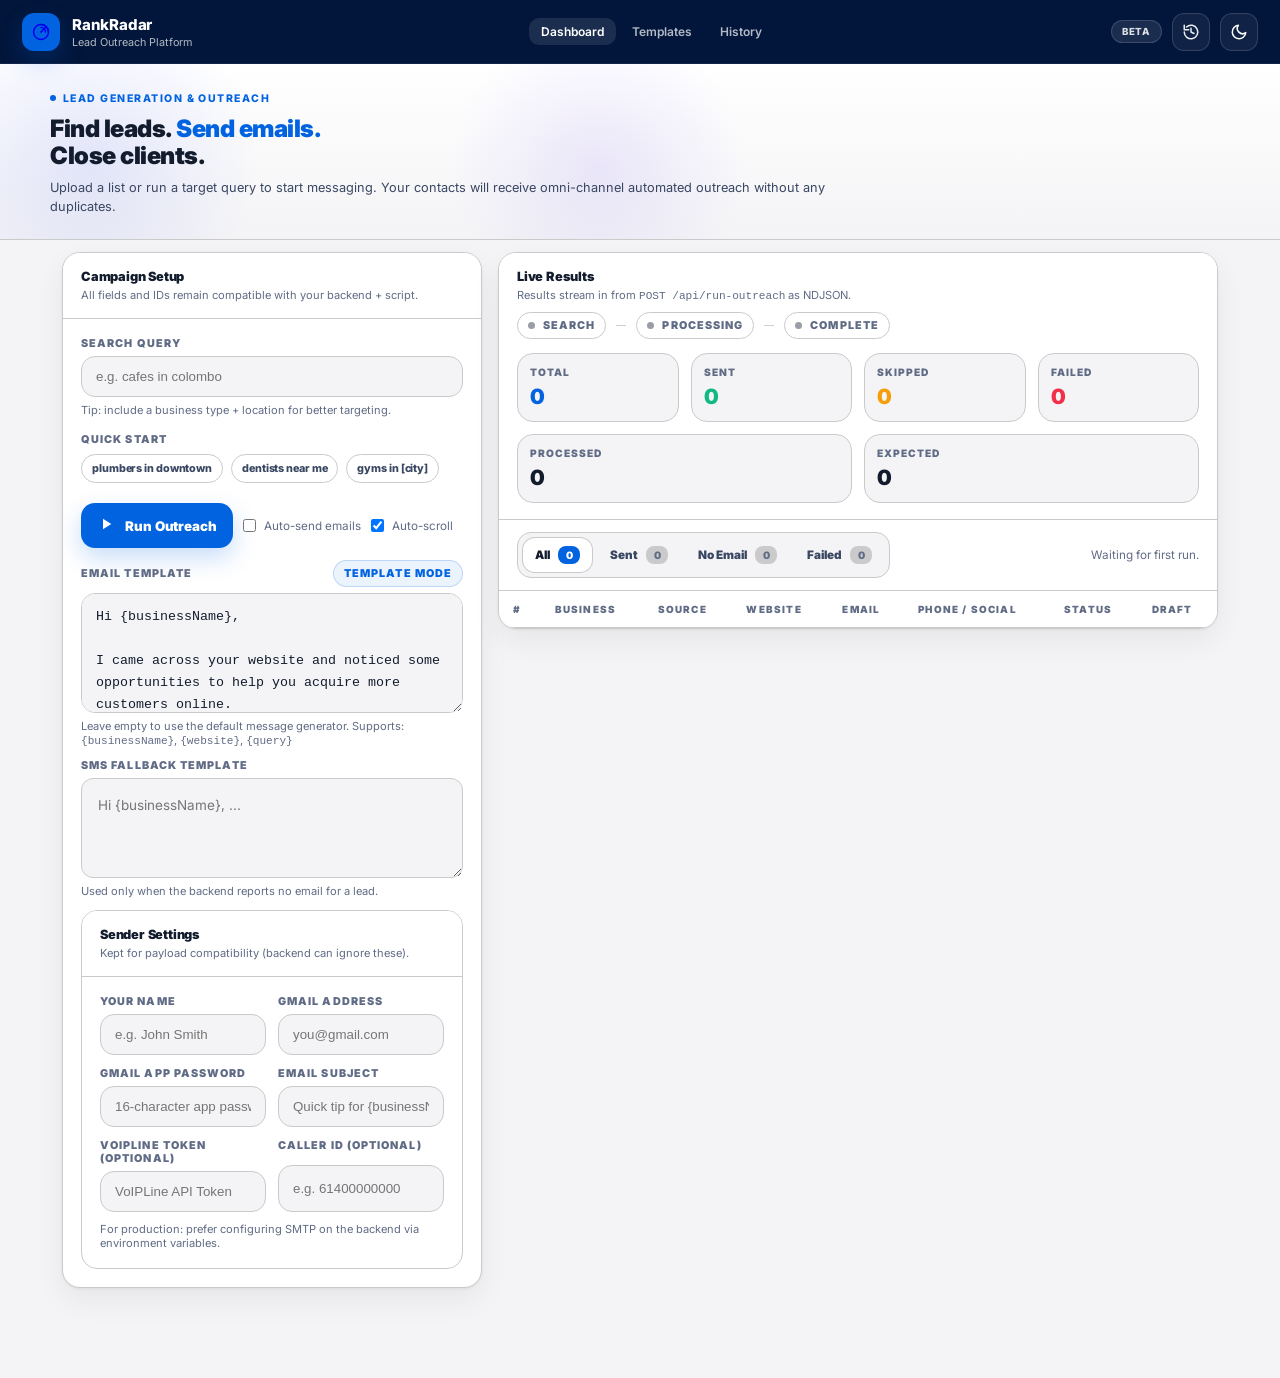
<file: index.html>
<!doctype html>
<html lang="en" data-theme="light">
  <head>
    <meta charset="UTF-8" />
    <meta name="viewport" content="width=device-width, initial-scale=1.0" />
    <title>RankRadar — Lead Outreach Platform</title>
    <meta
      name="description"
      content="Find local businesses, generate outreach messages, and stream campaign progress in real time."
    />
    <link rel="preconnect" href="https://fonts.googleapis.com" />
    <link rel="preconnect" href="https://fonts.gstatic.com" crossorigin />
    <link
      href="https://fonts.googleapis.com/css2?family=Inter:wght@300;400;500;600;700;800;900&family=JetBrains+Mono:wght@400;500&display=swap"
      rel="stylesheet"
    />
    <link rel="stylesheet" href="style-2.css" />
  </head>
  <body>
    <script>
      (function () {
        if (location.protocol !== "file:") return;
        document.body.innerHTML = `
          <div style="min-height:100vh;display:flex;align-items:center;justify-content:center;padding:24px;font-family:Inter,system-ui,sans-serif;background:#0b1020;color:#e5e7eb;">
            <div style="max-width:760px;width:100%;background:rgba(255,255,255,.04);border:1px solid rgba(255,255,255,.12);border-radius:16px;padding:22px;">
              <div style="font-size:1.1rem;font-weight:800;letter-spacing:-.02em;">Open RankRadar over HTTP</div>
              <div style="margin-top:8px;line-height:1.6;color:rgba(229,231,235,.86);">
                This dashboard uses <code style="background:rgba(255,255,255,.08);padding:2px 6px;border-radius:8px;">ES module</code> scripts.
                Browsers block module loading from <code style="background:rgba(255,255,255,.08);padding:2px 6px;border-radius:8px;">file://</code> URLs.
              </div>
              <div style="margin-top:14px;display:flex;gap:10px;flex-wrap:wrap;">
                <a href="http://localhost:3000/" style="display:inline-flex;align-items:center;gap:8px;padding:10px 12px;border-radius:12px;background:#5b6ef5;color:white;text-decoration:none;font-weight:800;">Open Dashboard (http://localhost:3000/)</a>
                <div style="opacity:.75;font-size:.85rem;">(Make sure backend is running)</div>
              </div>
            </div>
          </div>
        `;
      })();
    </script>
    <header class="topbar">
      <a href="#" class="brand" aria-label="RankRadar">
        <div class="brand-logo" id="brandLogo"></div>
        <div>
          <div class="brand-name">RankRadar</div>
          <div class="brand-sub">Lead Outreach Platform</div>
        </div>
      </a>
      <nav class="header-nav" aria-label="Main navigation">
        <a href="/" class="nav-link" aria-current="page">Dashboard</a>
        <a href="/templates/" class="nav-link">Templates</a>
        <a href="/history/" class="nav-link">History</a>
      </nav>
      <div class="nav-right">
        <span class="pill-badge">Beta</span>
        <button
          class="icon-btn"
          onclick="openHistoryModal()"
          title="View Contact History"
          aria-label="Open contact history"
        >
          <span class="icon" id="historyIcon" aria-hidden="true"></span>
        </button>
        <button
          class="icon-btn"
          id="themeBtn"
          onclick="toggleTheme()"
          title="Toggle theme"
          aria-label="Toggle theme"
        ></button>
      </div>
    </header>

    <div class="hero">
      <div class="hero-inner">
        <div class="hero-eyebrow">
          <div class="hero-dot"></div>
          Lead Generation &amp; Outreach
        </div>
        <div class="hero-title">
          Find leads. <span>Send emails.</span><br />Close clients.
        </div>
        <div class="hero-desc">
          Upload a list or run a target query to start messaging. Your contacts
          will receive omni-channel automated outreach without any duplicates.
        </div>
      </div>
    </div>

    <main class="dashboard">
      <section class="panel" aria-label="Campaign form">
        <div class="panel-head">
          <div class="panel-title">Campaign Setup</div>
          <div class="panel-sub">All fields and IDs remain compatible with your backend + script.</div>
        </div>
        <div class="panel-body">
          <div class="form-grid">
            <div class="field">
              <label class="label" for="queryInput">Search query</label>
              <input
                id="queryInput"
                class="tf"
                type="text"
                placeholder="e.g. cafes in colombo"
                autocomplete="off"
              />
              <div class="helper">Tip: include a business type + location for better targeting.</div>
              <div class="qs" aria-label="Quick start example queries">
                <div class="qs-title">Quick start</div>
                <div class="qs-items">
                  <button class="qs-pill" type="button" data-q="plumbers in downtown">
                    plumbers in downtown
                  </button>
                  <button class="qs-pill" type="button" data-q="dentists near me">
                    dentists near me
                  </button>
                  <button class="qs-pill" type="button" data-q="gyms in [city]">
                    gyms in [city]
                  </button>
                </div>
              </div>
            </div>

            <div class="actions">
              <button class="run-btn" id="runBtn" onclick="runOutreach()" aria-label="Run Outreach">
                <span class="btn-icon" id="btnIcon" aria-hidden="true"></span>
                <span id="btnLabel">Run Outreach</span>
              </button>
              <label class="mini" title="When enabled, the backend will attempt to send emails (only if EMAIL_MODE=smtp). Otherwise drafts are generated only.">
                <input id="sendEmails" type="checkbox" />
                Auto-send emails
              </label>
              <label class="mini" title="Auto-scroll results while streaming">
                <input id="autoScroll" type="checkbox" checked />
                Auto-scroll
              </label>
            </div>

            <div class="status-banner" id="statusArea">
              <div class="spin-ring"></div>
              <div>
                <div id="statusTxt">Launching…</div>
                <div id="statusSub">Waiting for backend stream.</div>
              </div>
            </div>
            <div id="errorBox" role="status" aria-live="polite"></div>

            <div class="field">
              <div style="display:flex; align-items:center; justify-content:space-between; gap:10px;">
                <label class="label" for="emailTemplate">Email template</label>
                <span class="mode-tag mt-template" id="modeTag">Template Mode</span>
              </div>
              <textarea
                id="emailTemplate"
                oninput="updateModeTag()"
                placeholder="Hi {businessName},\n\nI found your website ({website}) while searching for '{query}'. ..."
              >Hi {businessName},

I came across your website and noticed some opportunities to help you acquire more customers online.

I specialise in local marketing & automation for businesses like yours. I'd love to offer you a free 15-minute walkthrough of quick wins I've spotted.

Interested? Just reply to this email and we'll set something up.

Best,
[Your Name]

— To opt out, reply 'unsubscribe'.</textarea>
              <div class="helper">
                Leave empty to use the default message generator. Supports: <code>{businessName}</code>, <code>{website}</code>, <code>{query}</code>
              </div>
            </div>

            <div class="field">
              <label class="label" for="smsTemplate">SMS fallback template</label>
              <textarea
                id="smsTemplate"
                placeholder="Hi {businessName}, ..."
                style="
                  width: 100%;
                  min-height: 100px;
                  background: var(--bg);
                  border: 1.5px solid var(--border);
                  border-radius: 12px;
                  padding: 16px;
                  font-size: 0.9rem;
                  line-height: 1.6;
                  font-family: inherit;
                  color: var(--text);
                  resize: vertical;
                  outline: none;
                  transition: all 0.2s;
                "
                onfocus="
                  this.style.borderColor = 'var(--p1)';
                  this.style.boxShadow = '0 0 0 4px var(--ring)';
                "
                onblur="
                  this.style.borderColor = '';
                  this.style.boxShadow = '';
                "
              ></textarea>
              <div class="helper">Used only when the backend reports no email for a lead.</div>
            </div>

            <div class="panel" style="border-radius:16px; box-shadow:none;">
              <div class="panel-head" style="border-bottom:1px solid var(--border);">
                <div class="panel-title">Sender Settings</div>
                <div class="panel-sub">Kept for payload compatibility (backend can ignore these).</div>
              </div>
              <div class="panel-body">
                <div style="display:grid; grid-template-columns: 1fr 1fr; gap:12px;">
                  <div class="field">
                    <label class="label" for="senderName">Your name</label>
                    <input id="senderName" class="tf" type="text" placeholder="e.g. John Smith" />
                  </div>
                  <div class="field">
                    <label class="label" for="gmailUser">Gmail address</label>
                    <input id="gmailUser" class="tf" type="email" placeholder="you@gmail.com" />
                  </div>
                  <div class="field">
                    <label class="label" for="gmailPass">Gmail app password</label>
                    <input id="gmailPass" class="tf" type="password" placeholder="16-character app password" />
                  </div>
                  <div class="field">
                    <label class="label" for="subjectTemplate">Email subject</label>
                    <input
                      id="subjectTemplate"
                      class="tf"
                      type="text"
                      placeholder="Quick tip for {businessName}"
                    />
                  </div>
                </div>

                <div style="margin-top:12px; display:grid; grid-template-columns: 1fr 1fr; gap:12px;">
                  <div class="field">
                    <label class="label" for="voiplineToken">VoIPLine token (optional)</label>
                    <input id="voiplineToken" class="tf" type="password" placeholder="VoIPLine API Token" />
                  </div>
                  <div class="field">
                    <label class="label" for="voiplineCallerId">Caller ID (optional)</label>
                    <input id="voiplineCallerId" class="tf" type="text" placeholder="e.g. 61400000000" />
                  </div>
                </div>

                <div class="helper" style="margin-top:10px;">
                  For production: prefer configuring SMTP on the backend via environment variables.
                </div>
              </div>
            </div>
          </div>
        </div>
      </section>

      <section class="panel" aria-label="Live outreach results">
        <div class="panel-head">
          <div class="panel-title">Live Results</div>
          <div class="panel-sub">
            Results stream in from <code>POST /api/run-outreach</code> as NDJSON.
          </div>

          <div class="stage-bar stream-steps" id="stageBar" aria-label="Campaign stage">
            <div class="stage stream-step" data-stage="search">
              <div class="stage-dot"></div>
              <div class="stage-label">Search</div>
            </div>
            <div class="stage-sep" aria-hidden="true"></div>
            <div class="stage stream-step" data-stage="processing">
              <div class="stage-dot"></div>
              <div class="stage-label">Processing</div>
            </div>
            <div class="stage-sep" aria-hidden="true"></div>
            <div class="stage stream-step" data-stage="complete">
              <div class="stage-dot"></div>
              <div class="stage-label">Complete</div>
            </div>
          </div>

          <div class="summary-grid" aria-label="Campaign summary">
            <div class="metric">
              <div class="metric-k">Total</div>
              <div class="metric-v total" id="stTotal">0</div>
            </div>
            <div class="metric">
              <div class="metric-k">Sent</div>
              <div class="metric-v sent" id="stSent">0</div>
            </div>
            <div class="metric">
              <div class="metric-k">Skipped</div>
              <div class="metric-v skipped" id="stSkip">0</div>
            </div>
            <div class="metric">
              <div class="metric-k">Failed</div>
              <div class="metric-v failed" id="stFail">0</div>
            </div>
          </div>

          <div class="summary-grid" style="grid-template-columns:repeat(2,1fr); margin-top:12px;">
            <div class="metric">
              <div class="metric-k">Processed</div>
              <div class="metric-v" id="prProcessed">0</div>
            </div>
            <div class="metric">
              <div class="metric-k">Expected</div>
              <div class="metric-v" id="prTotal">0</div>
            </div>
          </div>
        </div>

        <div id="resultsSection" style="display: block">
          <div class="table-toolbar">
            <div class="filter-bar">
              <button class="ftab active" data-filter="all" onclick="setFilter('all')">
                All <span class="fcount" id="fcAll">0</span>
              </button>
              <button class="ftab" data-filter="sent" onclick="setFilter('sent')">
                Sent <span class="fcount" id="fcSent">0</span>
              </button>
              <button class="ftab" data-filter="noemail" onclick="setFilter('noemail')">
                No Email <span class="fcount" id="fcSkip">0</span>
              </button>
              <button class="ftab" data-filter="failed" onclick="setFilter('failed')">
                Failed <span class="fcount" id="fcFail">0</span>
              </button>
            </div>
            <div class="mini" id="liveHint">Waiting for first run.</div>
          </div>

          <div class="tbl-scroll" id="tblScroll">
            <table>
              <thead>
                <tr>
                  <th>#</th>
                  <th>Business</th>
                  <th>Source</th>
                  <th>Website</th>
                  <th>Email</th>
                  <th>Phone / Social</th>
                  <th>Status</th>
                  <th>Draft</th>
                </tr>
              </thead>
              <tbody id="tBody"></tbody>
            </table>
          </div>
        </div>

        <div class="panel-body" id="howCard" style="display:none;">
          <div class="helper">Run a campaign to see results stream in.</div>
        </div>
      </section>
    </main>

    <div class="modal-overlay" id="modal" role="dialog" aria-modal="true">
      <div class="modal-box">
        <div class="modal-head">
          <div class="mh-inner">
            <div class="mh-biz" id="mBiz">Business</div>
            <div class="mh-url" id="mUrl">—</div>
            <div class="mh-chips" id="mChips"></div>
          </div>
          <button class="close-btn" onclick="closeModal()" aria-label="Close modal">✕</button>
        </div>
        <div class="modal-body">
          <div class="mfields">
            <div class="mfield">
              <div class="mf-label">Email Address</div>
              <div class="mf-val mf-email" id="mEmail">—</div>
            </div>
            <div class="mfield">
              <div class="mf-label">Rating</div>
              <div class="mf-val" id="mRating">—</div>
            </div>
            <div class="mfield" style="grid-column: 1/-1">
              <div class="mf-label">Address</div>
              <div class="mf-val" id="mAddr">—</div>
            </div>
            <div class="mfield" style="grid-column: 1/-1">
              <div class="mf-label">Phone &amp; Socials</div>
              <div class="mf-val" id="mExtras">—</div>
            </div>
          </div>
          <div class="email-section-lbl">Email Body</div>
          <div class="email-preview" id="mBody">—</div>
          <button class="copy-btn" id="copyBtn" onclick="copyEmail()">Copy Email Body</button>
        </div>
      </div>
    </div>

    <div class="modal-overlay" id="historyModal" style="z-index: 999" role="dialog" aria-modal="true">
      <div class="modal-box" style="max-width: 860px; max-height: 85vh; display: flex; flex-direction: column;">
        <div class="modal-head">
          <div class="mh-inner">
            <div class="mh-biz">Contact History</div>
            <div class="mh-url">Previously contacted businesses are skipped to prevent duplicates.</div>
            <div class="h-counters" aria-label="History counters">
              <div class="hc-pill">
                <span class="hc-k">Unique businesses</span>
                <span class="hc-v" id="historyUniqueCount">0</span>
              </div>
              <div class="hc-pill">
                <span class="hc-k">Total records</span>
                <span class="hc-v" id="historyTotalCount">0</span>
              </div>
            </div>
            <div style="margin-top:10px;">
              <input id="historySearch" class="tf" type="text" placeholder="Search history..." style="padding:10px 12px; border-radius:12px;" />
            </div>
            <div style="margin-top:10px; display:flex; align-items:center; gap:12px; flex-wrap:wrap;">
              <label class="mini" title="Show only the most recent entry per business/contact in this table view.">
                <input id="historyDedup" type="checkbox" checked />
                Hide duplicates
              </label>
            </div>
          </div>
          <button class="close-btn" onclick="closeHistoryModal()" aria-label="Close history">✕</button>
        </div>
        <div class="modal-body" style="padding: 0; overflow: hidden; display: flex; flex-direction: column;">
          <div class="tbl-scroll" style="max-height: 60vh;">
            <table>
              <thead>
                <tr>
                  <th>Business</th>
                  <th>Method</th>
                  <th>Date</th>
                  <th></th>
                </tr>
              </thead>
              <tbody id="hBody"></tbody>
            </table>
          </div>
        </div>
      </div>
    </div>

    <script type="module" src="main.js"></script>
  </body>
</html>
</file>
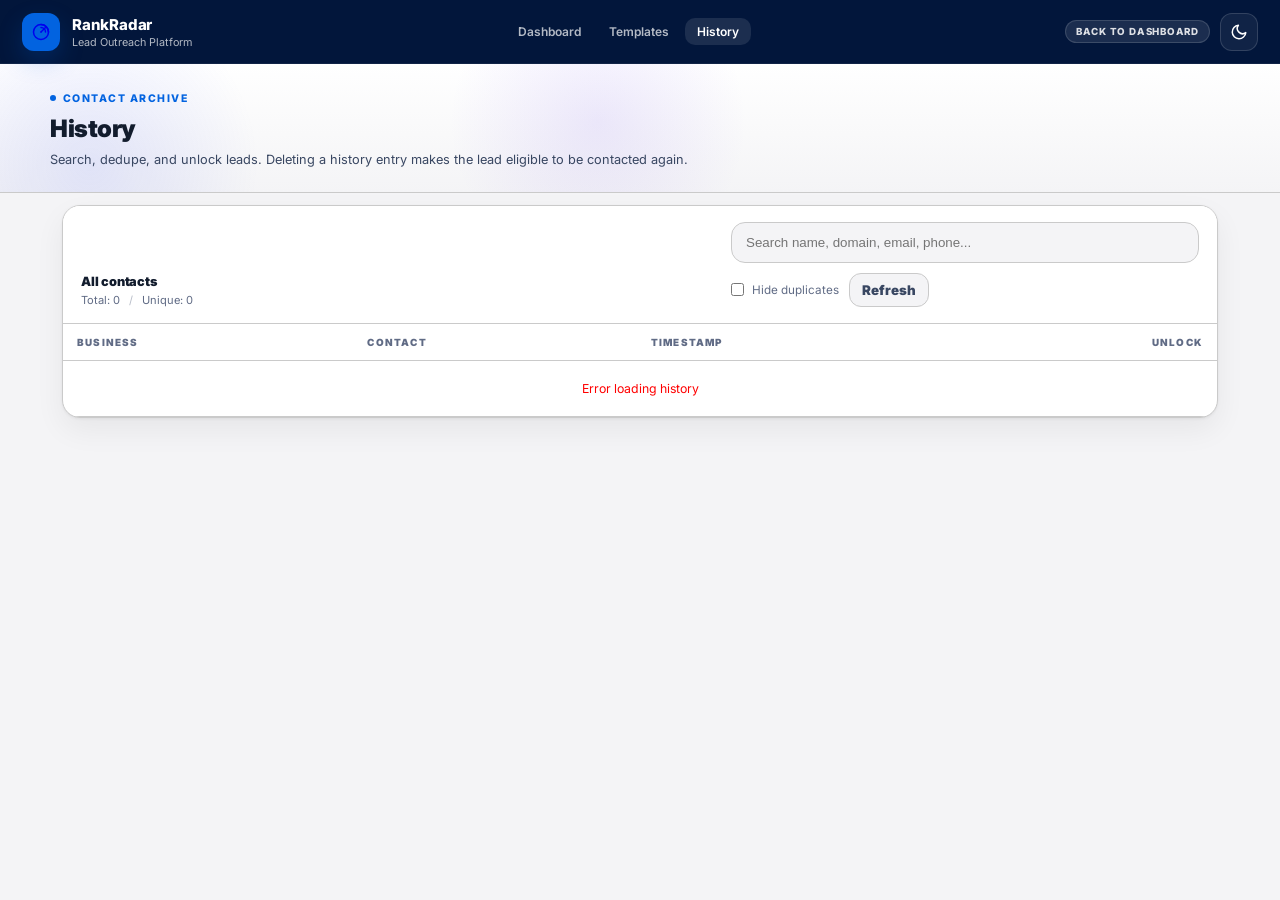
<file: history/index.html>
<!doctype html>
<html lang="en" data-theme="light">
  <head>
    <meta charset="UTF-8" />
    <meta name="viewport" content="width=device-width, initial-scale=1.0" />
    <title>RankRadar — History</title>
    <meta name="description" content="Browse and manage contacted leads." />
    <link rel="preconnect" href="https://fonts.googleapis.com" />
    <link rel="preconnect" href="https://fonts.gstatic.com" crossorigin />
    <link
      href="https://fonts.googleapis.com/css2?family=Inter:wght@300;400;500;600;700;800;900&family=JetBrains+Mono:wght@400;500&display=swap"
      rel="stylesheet"
    />
    <link rel="stylesheet" href="../style-2.css" />
  </head>
  <body>
    <header class="topbar">
      <a href="/" class="brand" aria-label="RankRadar">
        <div class="brand-logo" id="brandLogo"></div>
        <div>
          <div class="brand-name">RankRadar</div>
          <div class="brand-sub">Lead Outreach Platform</div>
        </div>
      </a>
      <nav class="header-nav" aria-label="Main navigation">
        <a href="/" class="nav-link">Dashboard</a>
        <a href="/templates/" class="nav-link">Templates</a>
        <a href="/history/" class="nav-link" aria-current="page">History</a>
      </nav>
      <div class="nav-right">
        <a href="/" class="pill-badge" style="display:inline-flex;align-items:center;gap:8px;">
          Back to Dashboard
        </a>
        <button
          class="icon-btn"
          id="themeBtn"
          title="Toggle theme"
          aria-label="Toggle theme"
        ></button>
      </div>
    </header>

    <div class="hero">
      <div class="hero-inner">
        <div class="hero-eyebrow">
          <div class="hero-dot"></div>
          Contact Archive
        </div>
        <div class="hero-title">History</div>
        <div class="hero-desc">
          Search, dedupe, and unlock leads. Deleting a history entry makes the lead eligible to be contacted again.
        </div>
      </div>
    </div>

    <main class="dashboard" style="grid-template-columns: 1fr; padding-bottom: 28px;">
      <section class="panel">
          <div class="panel-head" style="display:flex;align-items:flex-end;justify-content:space-between;gap:12px;flex-wrap:wrap;">
            <div>
              <div class="panel-title">All contacts</div>
              <div class="panel-sub">
                Total: <span id="historyTotalCount">0</span> 
                <span style="opacity:.45; padding: 0 6px;">/</span>
                Unique: <span id="historyUniqueCount">0</span>
              </div>
            </div>

            <div style="display:flex;align-items:center;gap:10px;flex-wrap:wrap;">
              <input
                id="historySearch"
                type="text"
                placeholder="Search name, domain, email, phone..."
                class="tf"
                style="min-width: 260px;"
              />
              <label class="mini" style="user-select:none;">
                <input id="historyDedup" type="checkbox" />
                Hide duplicates
              </label>
              <button id="historyRefresh" class="vbtn" type="button">Refresh</button>
            </div>
          </div>
          <div class="panel-body" style="padding: 0;">
            <div class="tbl-scroll" style="max-height: calc(100vh - 340px);">
              <table>
                <thead>
                  <tr>
                    <th>Business</th>
                    <th>Contact</th>
                    <th>Timestamp</th>
                    <th style="text-align:right;">Unlock</th>
                  </tr>
                </thead>
                <tbody id="hBody"></tbody>
              </table>
            </div>
          </div>
        </section>
    </main>

    <script type="module" src="../js/historyPage.js"></script>
  </body>
</html>
</file>
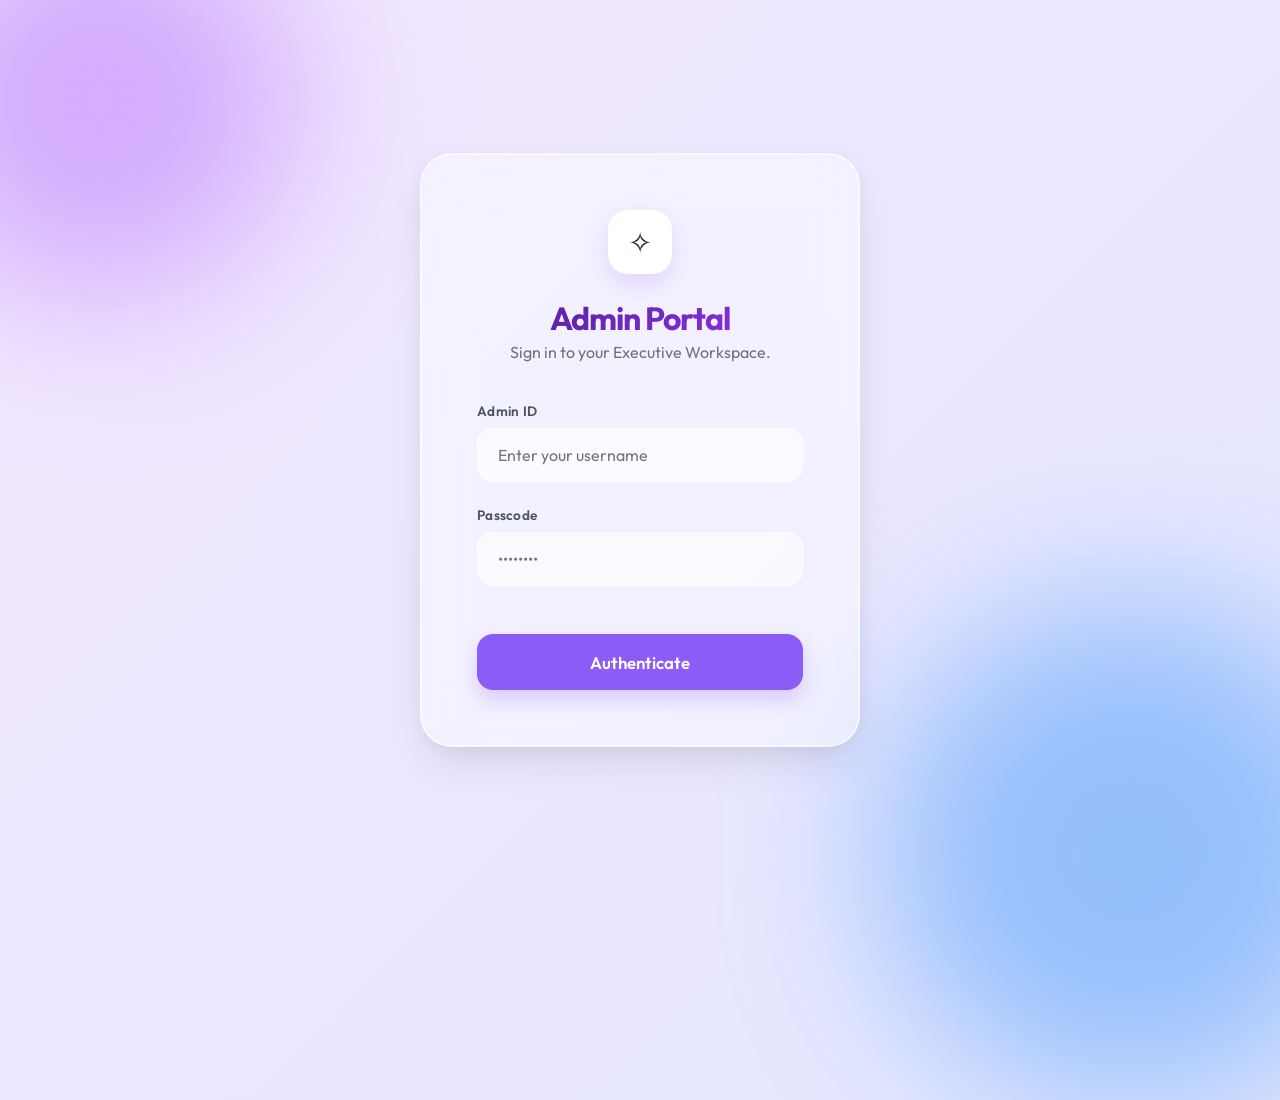
<file: admin/login.html>
<!doctype html>
<html lang="en">
  <head>
    <meta charset="UTF-8" />
    <meta name="viewport" content="width=device-width, initial-scale=1.0" />
    <title>RankRadar | Admin Authenticate</title>
    <link
      href="https://fonts.googleapis.com/css2?family=Outfit:wght@300;400;500;600;700&display=swap"
      rel="stylesheet"
    />
    <style>
      :root {
        --primary: #8b5cf6; /* Vibrant Purple */
        --primary-hover: #7c3aed;
        --text-main: #1f2937;
        --text-muted: #6b7280;
      }

      * {
        box-sizing: border-box;
        margin: 0;
        padding: 0;
      }

      body {
        font-family: "Outfit", sans-serif;
        color: var(--text-main);
        display: flex;
        align-items: center;
        justify-content: center;
        min-height: 100vh;
        /* Animated Mesh Gradient Background */
        background: linear-gradient(-45deg, #fbcfe8, #ede9fe, #e0e7ff, #f3e8ff);
        background-size: 400% 400%;
        animation: gradientBG 15s ease infinite;
        overflow: hidden;
        position: relative;
      }

      @keyframes gradientBG {
        0% {
          background-position: 0% 50%;
        }
        50% {
          background-position: 100% 50%;
        }
        100% {
          background-position: 0% 50%;
        }
      }

      /* Ambient glowing orbs */
      .orb {
        position: absolute;
        border-radius: 50%;
        filter: blur(80px);
        opacity: 0.6;
        z-index: 0;
      }
      .orb-1 {
        width: 400px;
        height: 400px;
        background: #c084fc;
        top: -100px;
        left: -100px;
        animation: float 10s infinite alternate;
      }
      .orb-2 {
        width: 500px;
        height: 500px;
        background: #60a5fa;
        bottom: -200px;
        right: -100px;
        animation: float 12s infinite alternate-reverse;
      }

      @keyframes float {
        0% {
          transform: translate(0, 0);
        }
        100% {
          transform: translate(50px, 50px);
        }
      }

      .glass-card {
        /* Premium Glassmorphism */
        background: rgba(255, 255, 255, 0.4);
        backdrop-filter: blur(24px);
        -webkit-backdrop-filter: blur(24px);
        border: 1px solid rgba(255, 255, 255, 0.5);
        border-radius: 32px;
        width: 100%;
        max-width: 440px;
        padding: 3.5rem;
        box-shadow:
          0 4px 24px -1px rgba(0, 0, 0, 0.05),
          0 20px 40px -8px rgba(0, 0, 0, 0.1),
          inset 0 0 0 1px rgba(255, 255, 255, 0.6);
        position: relative;
        z-index: 10;
      }

      .header {
        text-align: center;
        margin-bottom: 2.5rem;
      }

      .icon-wrap {
        width: 64px;
        height: 64px;
        background: white;
        border-radius: 20px;
        display: flex;
        align-items: center;
        justify-content: center;
        margin: 0 auto 1.5rem auto;
        box-shadow: 0 10px 25px rgba(139, 92, 246, 0.2);
        font-size: 1.8rem;
      }

      .header h1 {
        font-size: 2rem;
        font-weight: 700;
        letter-spacing: -0.03em;
        background: linear-gradient(135deg, #4c1d95, #9333ea);
        -webkit-background-clip: text;
        -webkit-text-fill-color: transparent;
        margin-bottom: 0.25rem;
      }
      .header p {
        color: var(--text-muted);
        font-size: 1rem;
        font-weight: 400;
      }

      .form-group {
        margin-bottom: 1.5rem;
      }
      .form-group label {
        display: block;
        font-size: 0.85rem;
        font-weight: 600;
        color: #4b5563;
        margin-bottom: 0.5rem;
        letter-spacing: 0.02em;
      }

      .form-input {
        width: 100%;
        background: rgba(255, 255, 255, 0.6);
        border: 1px solid rgba(255, 255, 255, 0.8);
        color: var(--text-main);
        font-family: inherit;
        font-size: 1rem;
        padding: 1rem 1.25rem;
        border-radius: 16px;
        transition: all 0.3s cubic-bezier(0.16, 1, 0.3, 1);
        outline: none;
        box-shadow: inset 0 2px 4px rgba(0, 0, 0, 0.02);
      }

      .form-input:focus {
        background: #fff;
        border-color: var(--primary);
        box-shadow:
          0 0 0 4px rgba(139, 92, 246, 0.15),
          inset 0 2px 4px rgba(0, 0, 0, 0.02);
      }

      .btn {
        width: 100%;
        background: var(--primary);
        color: #fff;
        border: none;
        font-family: inherit;
        font-size: 1.05rem;
        font-weight: 600;
        padding: 1.1rem;
        border-radius: 16px;
        cursor: pointer;
        transition: all 0.3s;
        margin-top: 1.5rem;
        box-shadow: 0 10px 20px rgba(139, 92, 246, 0.25);
      }

      .btn:hover {
        background: var(--primary-hover);
        transform: translateY(-2px);
        box-shadow: 0 15px 25px rgba(139, 92, 246, 0.3);
      }
      .btn:active {
        transform: translateY(0);
        box-shadow: 0 5px 10px rgba(139, 92, 246, 0.2);
      }

      .status {
        font-size: 0.9rem;
        text-align: center;
        font-weight: 500;
        margin-bottom: 1.5rem;
        padding: 1rem;
        border-radius: 12px;
        display: none;
        animation: slideDown 0.3s cubic-bezier(0.16, 1, 0.3, 1);
      }
      @keyframes slideDown {
        from {
          opacity: 0;
          transform: translateY(-10px);
        }
        to {
          opacity: 1;
          transform: translateY(0);
        }
      }

      .status-err {
        background: rgba(254, 226, 226, 0.8);
        border: 1px solid #fecaca;
        color: #dc2626;
        backdrop-filter: blur(10px);
      }
    </style>
  </head>
  <body>
    <div class="orb orb-1"></div>
    <div class="orb orb-2"></div>

    <div class="glass-card">
      <div class="header">
        <div class="icon-wrap">✧</div>
        <h1>Admin Portal</h1>
        <p>Sign in to your Executive Workspace.</p>
      </div>

      <div id="statusBox" class="status"></div>

      <form id="authForm">
        <div class="form-group">
          <label>Admin ID</label>
          <input
            type="text"
            id="username"
            class="form-input"
            required
            autocomplete="off"
            spellcheck="false"
            placeholder="Enter your username"
          />
        </div>

        <div class="form-group">
          <label>Passcode</label>
          <input
            type="password"
            id="password"
            class="form-input"
            required
            placeholder="••••••••"
          />
        </div>

        <button type="submit" class="btn" id="submitBtn">Authenticate</button>
      </form>
    </div>

    <script>
      if (localStorage.getItem("rankradar_token")) {
        window.location.href = "/admin/";
      }

      const form = document.getElementById("authForm");
      const btn = document.getElementById("submitBtn");
      const statusBox = document.getElementById("statusBox");

      form.addEventListener("submit", async (e) => {
        e.preventDefault();
        statusBox.style.display = "none";
        btn.disabled = true;
        btn.textContent = "Verifying...";

        const user = document.getElementById("username").value;
        const pass = document.getElementById("password").value;

        try {
          const res = await fetch("/api/auth/login", {
            method: "POST",
            headers: { "Content-Type": "application/json" },
            body: JSON.stringify({ username: user, password: pass }),
          });

          const data = await res.json();
          if (!res.ok) throw new Error(data.error || "Access Denied");

          localStorage.setItem("rankradar_token", data.token);
          btn.textContent = "Success. Redirecting...";

          setTimeout(() => (window.location.href = "/admin/"), 600);
        } catch (err) {
          statusBox.textContent = String(err.message)
            .replace("Invalid identifying string", "Invalid Admin ID")
            .replace("Invalid cryptographic passkey", "Invalid Passcode");
          statusBox.className = "status status-err";
          statusBox.style.display = "block";
          btn.disabled = false;
          btn.textContent = "Authenticate";
        }
      });
    </script>
  </body>
</html>
</file>
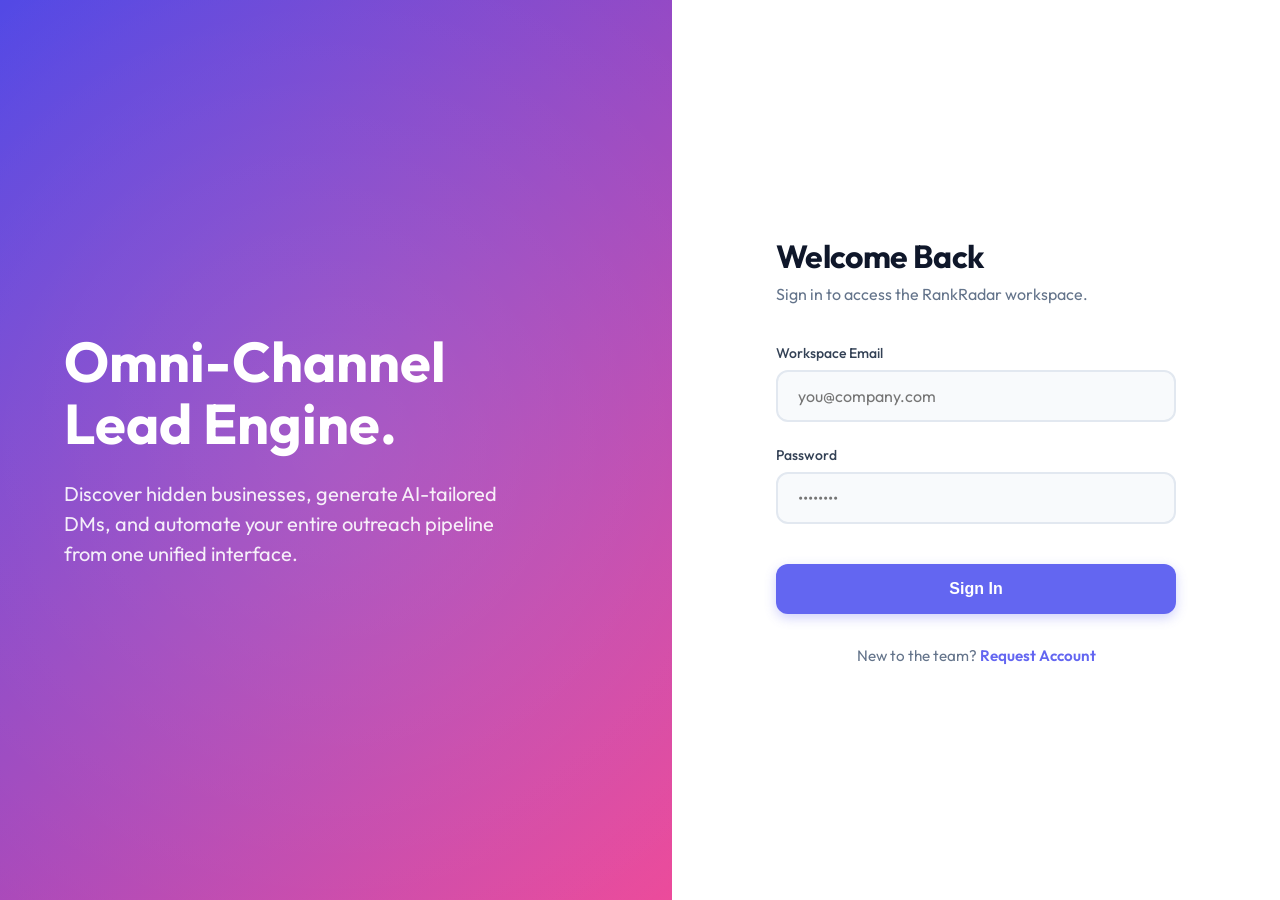
<file: frontend/login.html>
<!doctype html>
<html lang="en">
  <head>
    <meta charset="UTF-8" />
    <meta name="viewport" content="width=device-width, initial-scale=1.0" />
    <title>RankRadar | Join the Crew</title>
    <link
      href="https://fonts.googleapis.com/css2?family=Outfit:wght@300;400;500;600;700&display=swap"
      rel="stylesheet"
    />
    <style>
      :root {
        --primary: #6366f1;
        --primary-hover: #4f46e5;
        --bg-color: #ffffff;
        --text-main: #0f172a;
        --text-muted: #64748b;
      }
      * {
        box-sizing: border-box;
        margin: 0;
        padding: 0;
      }
      body {
        font-family: "Outfit", sans-serif;
        display: flex;
        min-height: 100vh;
        background: var(--bg-color);
        color: var(--text-main);
      }

      /* Left Side - Vibrant Graphic */
      .split-left {
        flex: 1;
        background: linear-gradient(135deg, #4f46e5 0%, #ec4899 100%);
        display: flex;
        flex-direction: column;
        justify-content: center;
        padding: 4rem;
        color: white;
        position: relative;
        overflow: hidden;
      }

      .split-left::before {
        content: "";
        position: absolute;
        top: -50%;
        left: -50%;
        width: 200%;
        height: 200%;
        background: radial-gradient(
          circle,
          rgba(255, 255, 255, 0.1) 0%,
          transparent 60%
        );
        animation: pulseBg 15s infinite alternate;
      }

      @keyframes pulseBg {
        0% {
          transform: scale(1) translate(0, 0);
        }
        100% {
          transform: scale(1.1) translate(-2%, -2%);
        }
      }

      .hero-title {
        font-size: 3.5rem;
        font-weight: 700;
        line-height: 1.1;
        margin-bottom: 1.5rem;
        position: relative;
        z-index: 2;
      }
      .hero-desc {
        font-size: 1.25rem;
        opacity: 0.9;
        max-width: 80%;
        line-height: 1.5;
        position: relative;
        z-index: 2;
      }

      /* Right Side - Clean Form */
      .split-right {
        flex: 1;
        display: flex;
        align-items: center;
        justify-content: center;
        padding: 2rem;
        background: #ffffff;
      }

      .auth-container {
        width: 100%;
        max-width: 400px;
      }

      .auth-header {
        margin-bottom: 2.5rem;
      }
      .auth-header h2 {
        font-size: 2rem;
        font-weight: 700;
        margin-bottom: 0.5rem;
        letter-spacing: -0.02em;
      }
      .auth-header p {
        color: var(--text-muted);
        font-size: 1rem;
      }

      .form-group {
        margin-bottom: 1.5rem;
        position: relative;
      }
      .form-group label {
        display: block;
        font-size: 0.875rem;
        font-weight: 500;
        margin-bottom: 0.5rem;
        color: #334155;
      }
      .form-input {
        width: 100%;
        padding: 0.875rem 1.25rem;
        border: 2px solid #e2e8f0;
        border-radius: 12px;
        font-family: inherit;
        font-size: 1rem;
        transition: all 0.2s;
        background: #f8fafc;
      }
      .form-input:focus {
        border-color: var(--primary);
        background: #ffffff;
        outline: none;
        box-shadow: 0 4px 14px rgba(99, 102, 241, 0.1);
      }

      .auth-btn {
        width: 100%;
        padding: 1rem;
        background: var(--primary);
        color: white;
        border: none;
        border-radius: 12px;
        font-weight: 600;
        font-size: 1rem;
        cursor: pointer;
        transition: all 0.2s;
        box-shadow: 0 4px 12px rgba(99, 102, 241, 0.3);
        margin-top: 1rem;
      }
      .auth-btn:hover {
        background: var(--primary-hover);
        transform: translateY(-1px);
        box-shadow: 0 6px 16px rgba(99, 102, 241, 0.4);
      }
      .auth-btn:active {
        transform: translateY(0);
      }

      .switch-mode {
        text-align: center;
        margin-top: 2rem;
        font-size: 0.95rem;
        color: var(--text-muted);
      }
      .switch-mode a {
        color: var(--primary);
        font-weight: 600;
        text-decoration: none;
        transition: color 0.2s;
      }
      .switch-mode a:hover {
        color: var(--primary-hover);
        text-decoration: underline;
      }

      .status-msg {
        padding: 1rem;
        border-radius: 8px;
        font-size: 0.9rem;
        margin-bottom: 1.5rem;
        display: none;
        text-align: center;
        font-weight: 500;
      }
      .status-err {
        background: #fef2f2;
        color: #ef4444;
        border: 1px solid #fca5a5;
      }
      .status-ok {
        background: #ecfdf5;
        color: #10b981;
        border: 1px solid #6ee7b7;
      }

      @media (max-width: 900px) {
        .split-left {
          display: none;
        }
      }
    </style>
  </head>
  <body>
    <div class="split-left">
      <h1 class="hero-title">Omni-Channel<br />Lead Engine.</h1>
      <p class="hero-desc">
        Discover hidden businesses, generate AI-tailored DMs, and automate your
        entire outreach pipeline from one unified interface.
      </p>
    </div>

    <div class="split-right">
      <div class="auth-container">
        <div class="auth-header">
          <h2 id="title">Welcome Back</h2>
          <p id="desc">Sign in to access the RankRadar workspace.</p>
        </div>

        <div id="statusBox" class="status-msg"></div>

        <form id="authForm">
          <div class="form-group">
            <label>Workspace Email</label>
            <input
              type="text"
              id="username"
              class="form-input"
              placeholder="you@company.com"
              required
            />
          </div>
          <div class="form-group">
            <label>Password</label>
            <input
              type="password"
              id="password"
              class="form-input"
              placeholder="••••••••"
              required
            />
          </div>
          <button type="submit" class="auth-btn" id="submitBtn">Sign In</button>
        </form>

        <div class="switch-mode">
          <span id="promptText">New to the team?</span>
          <a href="#" id="toggleBtn">Request Account</a>
        </div>
      </div>
    </div>

    <script>
      if (localStorage.getItem("rankradar_tool_token")) {
        window.location.href = "/";
      }

      let isLogin = true;
      const form = document.getElementById("authForm");
      const toggleBtn = document.getElementById("toggleBtn");
      const title = document.getElementById("title");
      const desc = document.getElementById("desc");
      const btn = document.getElementById("submitBtn");
      const promptText = document.getElementById("promptText");
      const statusBox = document.getElementById("statusBox");

      toggleBtn.addEventListener("click", (e) => {
        e.preventDefault();
        isLogin = !isLogin;
        statusBox.style.display = "none";

        if (isLogin) {
          title.textContent = "Welcome Back";
          desc.textContent = "Sign in to access the RankRadar workspace.";
          btn.textContent = "Sign In";
          promptText.textContent = "New to the team?";
          toggleBtn.textContent = "Request Account";
        } else {
          title.textContent = "Join the Crew";
          desc.textContent =
            "Create an account. Requires Admin approval before use.";
          btn.textContent = "Request Access";
          promptText.textContent = "Already approved?";
          toggleBtn.textContent = "Sign in here";
        }
      });

      function showMsg(msg, isErr = true) {
        statusBox.textContent = msg;
        statusBox.className = `status-msg ${isErr ? "status-err" : "status-ok"}`;
        statusBox.style.display = "block";
      }

      form.addEventListener("submit", async (e) => {
        e.preventDefault();
        statusBox.style.display = "none";
        btn.disabled = true;
        btn.textContent = "Connecting...";

        const user = document.getElementById("username").value;
        const pass = document.getElementById("password").value;
        const endpoint = isLogin ? "/api/auth/login" : "/api/auth/register";

        try {
          const res = await fetch(endpoint, {
            method: "POST",
            headers: { "Content-Type": "application/json" },
            body: JSON.stringify({ username: user, password: pass }),
          });
          const data = await res.json();

          if (!res.ok) throw new Error(data.error || "Server error");

          if (isLogin) {
            localStorage.setItem("rankradar_tool_token", data.token);
            window.location.href = "/";
          } else {
            showMsg(
              "Access Requested. Please ask your Admin to approve your account.",
              false,
            );
            setTimeout(() => toggleBtn.click(), 4000);
          }
        } catch (err) {
          showMsg(err.message, true);
        } finally {
          btn.disabled = false;
          btn.textContent = isLogin ? "Sign In" : "Request Access";
        }
      });
    </script>
  </body>
</html>
</file>
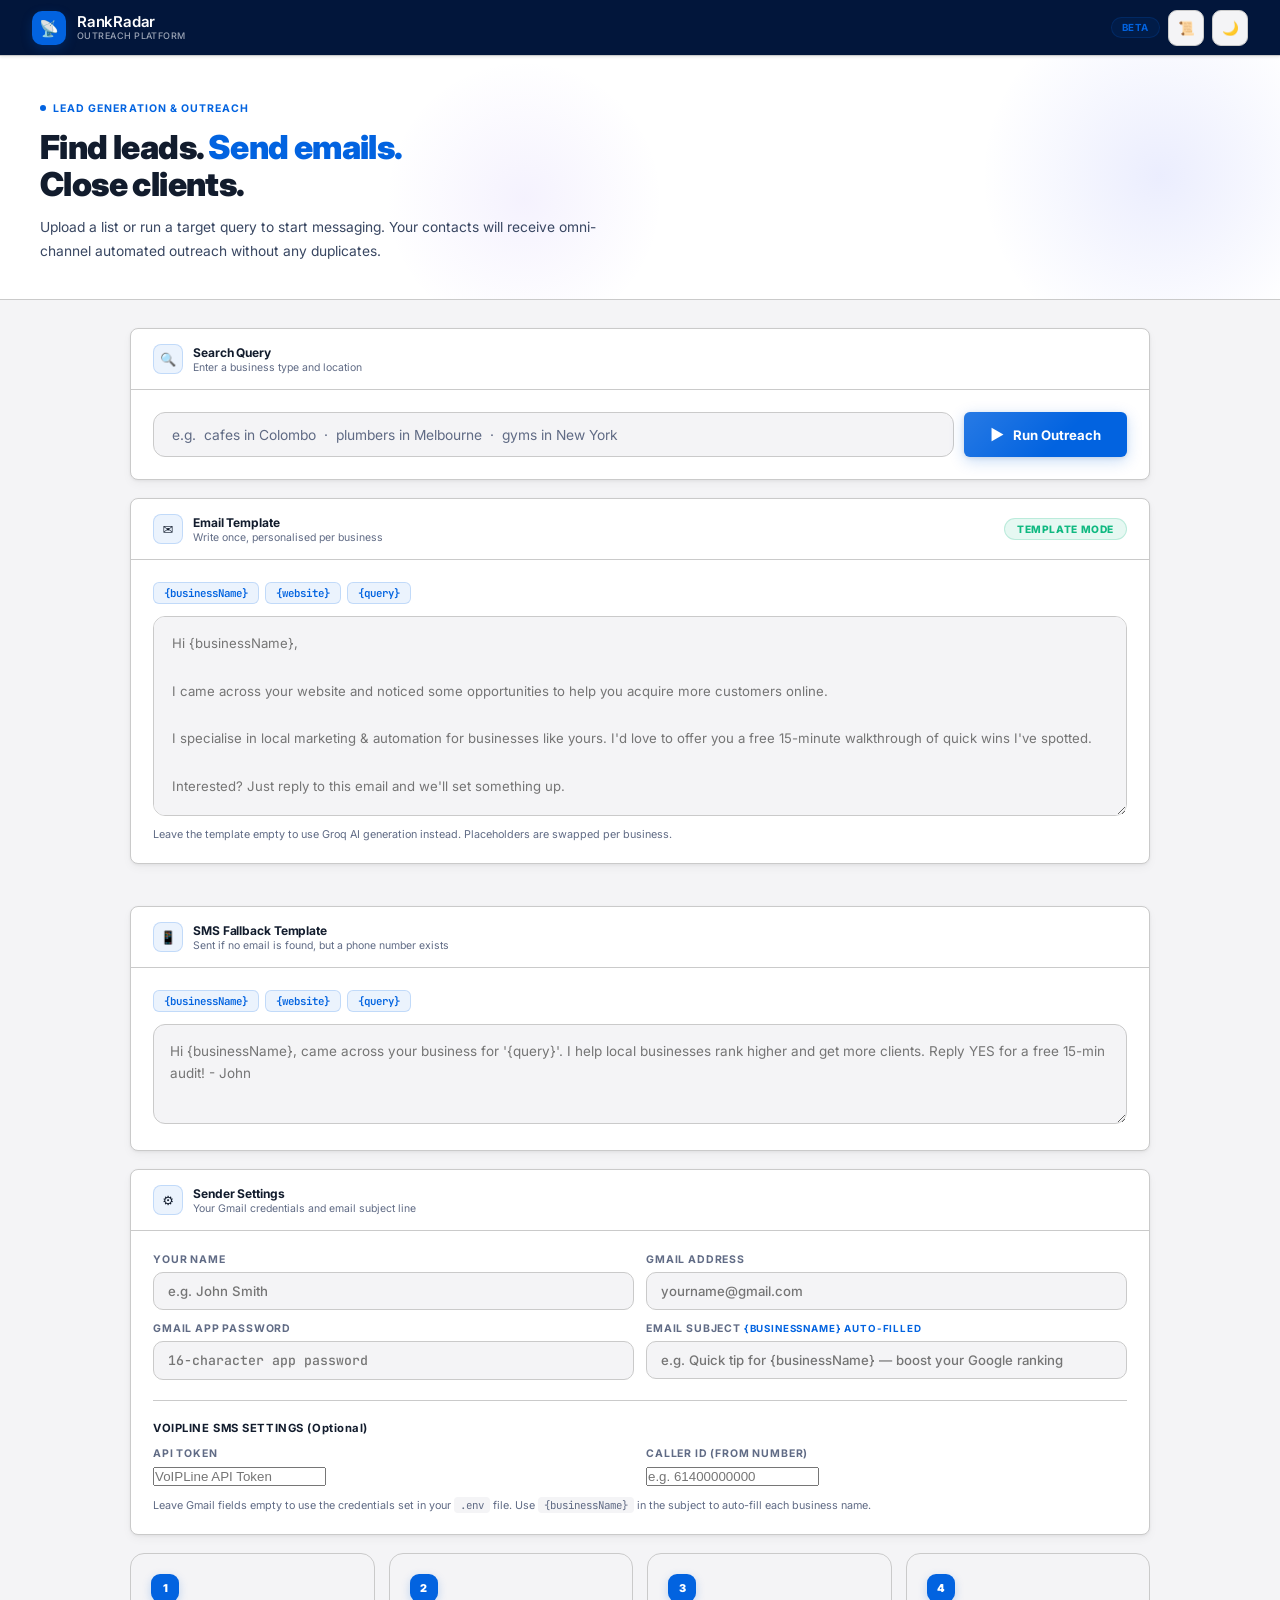
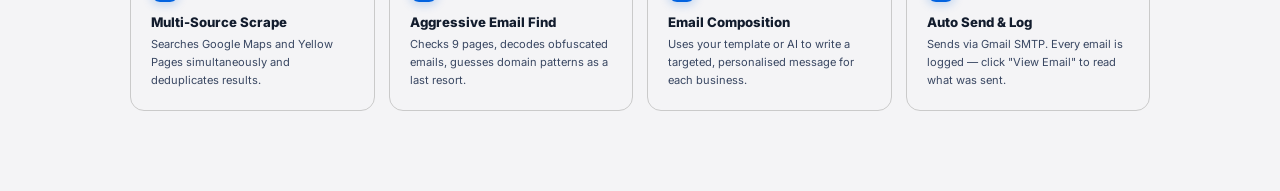
<file: legacy/index-legacy.html>
<!doctype html>
<html lang="en" data-theme="light">
  <head>
    <meta charset="UTF-8" />
    <meta name="viewport" content="width=device-width, initial-scale=1.0" />
    <title>RankRadar — Lead Outreach Platform</title>
    <meta
      name="description"
      content="Find local businesses on Google Maps and Yellow Pages, extract contact emails, and send personalised outreach — automatically."
    />
    <link rel="preconnect" href="https://fonts.googleapis.com" />
    <link rel="preconnect" href="https://fonts.gstatic.com" crossorigin />
    <link
      href="https://fonts.googleapis.com/css2?family=Inter:wght@300;400;500;600;700;800;900&family=JetBrains+Mono:wght@400;500&display=swap"
      rel="stylesheet"
    />
    <!-- <link rel=\'stylesheet\' href=\'style.css\'> -->
     <link rel="stylesheet" href="style-legacy.css" />
  </head>
  <body>
    <!-- Topbar -->
    <header class="topbar">
      <a href="#" class="brand">
        <div class="brand-logo">📡</div>
        <div class="brand-text">
          <div class="brand-name">RankRadar</div>
          <div class="brand-sub">Outreach Platform</div>
        </div>
      </a>
      <div class="nav-right">
        <span class="pill-badge">Beta</span>
        <button
          class="icon-btn"
          onclick="openHistoryModal()"
          title="View Contact History"
          aria-label="Open contact history"
        >
          📜
        </button>
        <button
          class="icon-btn"
          id="themeBtn"
          onclick="toggleTheme()"
          title="Toggle theme"
          aria-label="Toggle theme"
        >
          🌙
        </button>
      </div>
    </header>

    <!-- Hero -->
    <div class="hero">
      <div class="hero-inner">
        <div class="hero-eyebrow">
          <div class="hero-dot"></div>
          Lead Generation & Outreach
        </div>
        <h1 class="hero-title">
          Find leads. <span>Send emails.</span><br />Close clients.
        </h1>
        <p class="hero-desc">
          Upload a list or run a target query to start messaging. Your contacts
          will receive omni-channel automated outreach without any duplicates.
        </p>
      </div>
    </div>

    <!-- Content -->
    <div class="content">
      <!-- Search Query Card -->
      <div class="card">
        <div class="card-head">
          <div class="card-title-row">
            <div class="card-icon">🔍</div>
            <div>
              <div class="card-title">Search Query</div>
              <div class="card-sub">Enter a business type and location</div>
            </div>
          </div>
        </div>
        <div class="card-body">
          <div class="search-group">
            <input
              id="queryInput"
              type="text"
              placeholder="e.g.  cafes in Colombo  ·  plumbers in Melbourne  ·  gyms in New York"
              autocomplete="off"
            />
            <button class="run-btn" id="runBtn" onclick="runOutreach()" aria-label="Run Outreach">
              <span class="btn-icon" id="btnIcon">▶</span>
              <span id="btnLabel">Run Outreach</span>
            </button>
          </div>
          <div id="statusArea">
            <div class="spin-ring"></div>
            <div>
              <div id="statusTxt">Launching scrapers…</div>
              <div id="statusSub">
                Extracting contacts and sending outreach — this might take a few
                minutes.
              </div>
            </div>
          </div>
          <div id="errorBox"></div>
        </div>
      </div>

      <!-- Email Template Card -->
      <div class="card">
        <div class="card-head">
          <div class="card-title-row">
            <div class="card-icon">✉️</div>
            <div>
              <div class="card-title">Email Template</div>
              <div class="card-sub">Write once, personalised per business</div>
            </div>
          </div>
          <span class="mode-tag mt-template" id="modeTag">Template Mode</span>
        </div>
        <div class="card-body">
          <div class="ph-bar">
            <span class="ph-tag">{businessName}</span>
            <span class="ph-tag">{website}</span>
            <span class="ph-tag">{query}</span>
          </div>
          <textarea
            id="emailTemplate"
            oninput="updateModeTag()"
            placeholder="Hi {businessName},

I came across your website and noticed some opportunities to help you acquire more customers online.

I specialise in local marketing & automation for businesses like yours. I'd love to offer you a free 15-minute walkthrough of quick wins I've spotted.

Interested? Just reply to this email and we'll set something up.

Best,
[Your Name]

— To opt out, reply 'unsubscribe'."
          ></textarea>
          <p class="tmpl-note">
            Leave the template empty to use Groq AI generation instead.
            Placeholders are swapped per business.
          </p>
        </div>
      </div>

      <!-- SMS Template -->
      <div class="card" style="margin-top: 24px">
        <div class="card-head">
          <div class="card-title-row">
            <div class="card-icon">📱</div>
            <div>
              <div class="card-title">SMS Fallback Template</div>
              <div class="card-sub">
                Sent if no email is found, but a phone number exists
              </div>
            </div>
          </div>
        </div>
        <div class="card-body">
          <div class="ph-bar">
            <span class="ph-tag">{businessName}</span>
            <span class="ph-tag">{website}</span>
            <span class="ph-tag">{query}</span>
          </div>
          <textarea
            id="smsTemplate"
            placeholder="Hi {businessName}, came across your business for '{query}'. I help local businesses rank higher and get more clients. Reply YES for a free 15-min audit! - John"
            style="
              width: 100%;
              min-height: 100px;
              background: var(--bg);
              border: 1.5px solid var(--border);
              border-radius: 12px;
              padding: 16px;
              font-size: 0.9rem;
              line-height: 1.6;
              font-family: inherit;
              color: var(--text);
              resize: vertical;
              outline: none;
              transition: all 0.2s;
            "
            onfocus="
              this.style.borderColor = 'var(--p1)';
              this.style.boxShadow = '0 0 0 4px var(--ring)';
            "
            onblur="
              this.style.borderColor = '';
              this.style.boxShadow = '';
            "
          ></textarea>
        </div>
      </div>

      <!-- Sender Settings -->
      <div class="card">
        <div class="card-head">
          <div class="card-title-row">
            <div class="card-icon">⚙️</div>
            <div>
              <div class="card-title">Sender Settings</div>
              <div class="card-sub">
                Your Gmail credentials and email subject line
              </div>
            </div>
          </div>
        </div>
        <div class="card-body">
          <div
            style="
              display: grid;
              grid-template-columns: 1fr 1fr;
              gap: 12px;
              margin-bottom: 12px;
            "
          >
            <div>
              <label
                style="
                  display: block;
                  font-size: 0.7rem;
                  font-weight: 700;
                  text-transform: uppercase;
                  letter-spacing: 0.08em;
                  color: var(--text-3);
                  margin-bottom: 6px;
                "
                >Your Name</label
              >
              <input
                id="senderName"
                type="text"
                placeholder="e.g. John Smith"
                style="
                  width: 100%;
                  background: var(--bg);
                  border: 1.5px solid var(--border);
                  border-radius: 10px;
                  padding: 10px 14px;
                  font-size: 0.88rem;
                  font-weight: 500;
                  font-family: inherit;
                  color: var(--text);
                  outline: none;
                  transition: all 0.2s;
                "
                onfocus="
                  this.style.borderColor = 'var(--p1)';
                  this.style.boxShadow = '0 0 0 4px var(--ring)';
                "
                onblur="
                  this.style.borderColor = '';
                  this.style.boxShadow = '';
                "
              />
            </div>
            <div>
              <label
                style="
                  display: block;
                  font-size: 0.7rem;
                  font-weight: 700;
                  text-transform: uppercase;
                  letter-spacing: 0.08em;
                  color: var(--text-3);
                  margin-bottom: 6px;
                "
                >Gmail Address</label
              >
              <input
                id="gmailUser"
                type="email"
                placeholder="yourname@gmail.com"
                style="
                  width: 100%;
                  background: var(--bg);
                  border: 1.5px solid var(--border);
                  border-radius: 10px;
                  padding: 10px 14px;
                  font-size: 0.88rem;
                  font-weight: 500;
                  font-family: inherit;
                  color: var(--text);
                  outline: none;
                  transition: all 0.2s;
                "
                onfocus="
                  this.style.borderColor = 'var(--p1)';
                  this.style.boxShadow = '0 0 0 4px var(--ring)';
                "
                onblur="
                  this.style.borderColor = '';
                  this.style.boxShadow = '';
                "
              />
            </div>
            <div>
              <label
                style="
                  display: block;
                  font-size: 0.7rem;
                  font-weight: 700;
                  text-transform: uppercase;
                  letter-spacing: 0.08em;
                  color: var(--text-3);
                  margin-bottom: 6px;
                "
                >Gmail App Password</label
              >
              <input
                id="gmailPass"
                type="password"
                placeholder="16-character app password"
                style="
                  width: 100%;
                  background: var(--bg);
                  border: 1.5px solid var(--border);
                  border-radius: 10px;
                  padding: 10px 14px;
                  font-size: 0.88rem;
                  font-weight: 500;
                  font-family: &quot;JetBrains Mono&quot;, monospace;
                  color: var(--text);
                  outline: none;
                  transition: all 0.2s;
                "
                onfocus="
                  this.style.borderColor = 'var(--p1)';
                  this.style.boxShadow = '0 0 0 4px var(--ring)';
                "
                onblur="
                  this.style.borderColor = '';
                  this.style.boxShadow = '';
                "
              />
            </div>
            <div>
              <label
                style="
                  display: block;
                  font-size: 0.7rem;
                  font-weight: 700;
                  text-transform: uppercase;
                  letter-spacing: 0.08em;
                  color: var(--text-3);
                  margin-bottom: 6px;
                "
                >Email Subject
                <span style="color: var(--p1); font-size: 0.65rem"
                  >{businessName} auto-filled</span
                ></label
              >
              <input
                id="subjectTemplate"
                type="text"
                placeholder="e.g. Quick tip for {businessName} — boost your Google ranking"
                style="
                  width: 100%;
                  background: var(--bg);
                  border: 1.5px solid var(--border);
                  border-radius: 10px;
                  padding: 10px 14px;
                  font-size: 0.88rem;
                  font-weight: 500;
                  font-family: inherit;
                  color: var(--text);
                  outline: none;
                  transition: all 0.2s;
                "
                onfocus="
                  this.style.borderColor = 'var(--p1)';
                  this.style.boxShadow = '0 0 0 4px var(--ring)';
                "
                onblur="
                  this.style.borderColor = '';
                  this.style.boxShadow = '';
                "
              />
            </div>
          </div>

          <!-- VoIPLine Settings -->
          <hr
            style="
              border: 0;
              border-top: 1px solid var(--border);
              margin: 20px 0;
            "
          />
          <label
            style="
              display: block;
              font-size: 0.75rem;
              font-weight: 700;
              color: var(--text);
              margin-bottom: 12px;
              letter-spacing: 0.05em;
            "
            >VOIPLINE SMS SETTINGS (Optional)</label
          >
          <div
            style="
              display: grid;
              grid-template-columns: 1fr 1fr;
              gap: 12px;
              margin-bottom: 12px;
            "
          >
            <div>
              <label
                style="
                  display: block;
                  font-size: 0.7rem;
                  font-weight: 700;
                  text-transform: uppercase;
                  letter-spacing: 0.08em;
                  color: var(--text-3);
                  margin-bottom: 6px;
                "
                >API Token</label
              >
              <input
                id="voiplineToken"
                type="password"
                placeholder="VoIPLine API Token"
                class="tf"
              />
            </div>
            <div>
              <label
                style="
                  display: block;
                  font-size: 0.7rem;
                  font-weight: 700;
                  text-transform: uppercase;
                  letter-spacing: 0.08em;
                  color: var(--text-3);
                  margin-bottom: 6px;
                "
                >Caller ID (From Number)</label
              >
              <input
                id="voiplineCallerId"
                type="text"
                placeholder="e.g. 61400000000"
                class="tf"
              />
            </div>
          </div>
          <p style="font-size: 0.72rem; color: var(--text-3)">
            Leave Gmail fields empty to use the credentials set in your
            <code
              style="
                background: var(--bg);
                padding: 1px 6px;
                border-radius: 4px;
                font-family: &quot;JetBrains Mono&quot;, monospace;
              "
              >.env</code
            >
            file. Use
            <code
              style="
                background: var(--bg);
                padding: 1px 6px;
                border-radius: 4px;
                font-family: &quot;JetBrains Mono&quot;, monospace;
              "
              >{businessName}</code
            >
            in the subject to auto-fill each business name.
          </p>
        </div>
      </div>

      <!-- How it works -->
      <div class="steps" id="howCard">
        <div class="step-box">
          <div class="step-num">1</div>
          <div class="step-name">Multi-Source Scrape</div>
          <div class="step-desc">
            Searches Google Maps and Yellow Pages simultaneously and
            deduplicates results.
          </div>
        </div>
        <div class="step-box">
          <div class="step-num">2</div>
          <div class="step-name">Aggressive Email Find</div>
          <div class="step-desc">
            Checks 9 pages, decodes obfuscated emails, guesses domain patterns
            as a last resort.
          </div>
        </div>
        <div class="step-box">
          <div class="step-num">3</div>
          <div class="step-name">Email Composition</div>
          <div class="step-desc">
            Uses your template or AI to write a targeted, personalised message
            for each business.
          </div>
        </div>
        <div class="step-box">
          <div class="step-num">4</div>
          <div class="step-name">Auto Send & Log</div>
          <div class="step-desc">
            Sends via Gmail SMTP. Every email is logged — click "View Email" to
            read what was sent.
          </div>
        </div>
      </div>

      <!-- Results -->
      <div id="resultsSection" style="display: none">
        <div class="stats-grid" style="margin-bottom: 16px">
          <div class="stat-card">
            <div class="stat-icon si-total">🏢</div>
            <div class="stat-info">
              <div class="stat-val sv-total" id="stTotal">0</div>
              <div class="stat-lbl">Businesses Found</div>
            </div>
          </div>
          <div class="stat-card">
            <div class="stat-icon si-sent">✅</div>
            <div class="stat-info">
              <div class="stat-val sv-sent" id="stSent">0</div>
              <div class="stat-lbl">Emails Sent</div>
            </div>
          </div>
          <div class="stat-card">
            <div class="stat-icon si-noemail">📭</div>
            <div class="stat-info">
              <div class="stat-val sv-noemail" id="stSkip">0</div>
              <div class="stat-lbl">No Email Found</div>
            </div>
          </div>
          <div class="stat-card">
            <div class="stat-icon si-failed">❌</div>
            <div class="stat-info">
              <div class="stat-val sv-failed" id="stFail">0</div>
              <div class="stat-lbl">Failed</div>
            </div>
          </div>
        </div>

        <div class="tbl-wrap">
          <div class="table-actions">
            <div class="filter-bar">
              <button
                class="ftab active"
                data-filter="all"
                onclick="setFilter('all')"
              >
                All <span class="fcount" id="fcAll">0</span>
              </button>
              <button
                class="ftab"
                data-filter="sent"
                onclick="setFilter('sent')"
              >
                Sent <span class="fcount" id="fcSent">0</span>
              </button>
              <button
                class="ftab"
                data-filter="noemail"
                onclick="setFilter('noemail')"
              >
                No Email <span class="fcount" id="fcSkip">0</span>
              </button>
              <button
                class="ftab"
                data-filter="failed"
                onclick="setFilter('failed')"
              >
                Failed <span class="fcount" id="fcFail">0</span>
              </button>
            </div>
          </div>
          <div class="tbl-scroll">
            <table>
              <thead>
                <tr>
                  <th>#</th>
                  <th>Business</th>
                  <th>Source</th>
                  <th>Website</th>
                  <th>Email Found</th>
                  <th>Status</th>
                  <th>Generated Email</th>
                </tr>
              </thead>
              <tbody id="tBody"></tbody>
            </table>
          </div>
        </div>
      </div>
    </div>
    <!-- /content -->

    <!-- Modal -->
    <div class="modal-overlay" id="modal" role="dialog" aria-modal="true">
      <div class="modal-box">
        <div class="modal-head">
          <div class="mh-inner">
            <div class="mh-biz" id="mBiz">Business</div>
            <div class="mh-url" id="mUrl">—</div>
            <div class="mh-chips" id="mChips"></div>
          </div>
          <button class="close-btn" onclick="closeModal()">✕</button>
        </div>
        <div class="modal-body">
          <div class="mfields">
            <div class="mfield">
              <div class="mf-label">Email Address</div>
              <div class="mf-val mf-email" id="mEmail">—</div>
            </div>
            <div class="mfield">
              <div class="mf-label">Rating</div>
              <div class="mf-val" id="mRating">—</div>
            </div>
            <div class="mfield" style="grid-column: 1/-1">
              <div class="mf-label">Address</div>
              <div class="mf-val" id="mAddr">—</div>
            </div>
            <div class="mfield" style="grid-column: 1/-1">
              <div class="mf-label">Phone & Socials</div>
              <div
                class="mf-val"
                id="mExtras"
                style="font-size: 0.8rem; font-family: monospace"
              >
                —
              </div>
            </div>
          </div>
          <div class="email-section-lbl">Email Body</div>
          <div class="email-preview" id="mBody">—</div>
          <button class="copy-btn" id="copyBtn" onclick="copyEmail()">
            📋 Copy Email Body
          </button>
        </div>
      </div>
    </div>

    

    <!-- History Modal -->
    <div class="modal-overlay" id="historyModal" style="z-index: 999" role="dialog" aria-modal="true">
      <div
        class="modal-box"
        style="
          max-width: 700px;
          max-height: 80vh;
          display: flex;
          flex-direction: column;
        "
      >
        <div class="modal-head">
          <div class="mh-inner">
            <div
              class="mh-biz"
              style="font-size: 1.1rem; letter-spacing: -0.02em"
            >
              Contact History
            </div>
            <div class="mh-url" style="margin-top: 2px">
              Businesses contacted previously are automatically skipped to
              prevent double-messaging.
            </div>
          </div>
          <button class="close-btn" onclick="closeHistoryModal()">✕</button>
        </div>
        <div
          class="modal-body"
          style="
            padding: 0;
            overflow: hidden;
            display: flex;
            flex-direction: column;
          "
        >
          <div
            class="tbl-wrap"
            style="
              box-shadow: none;
              border: none;
              border-radius: 0;
              display: flex;
              flex-direction: column;
              overflow: hidden;
            "
          >
            <div class="tbl-scroll" style="max-height: 50vh; overflow-y: auto">
              <table
                style="width: 100%; text-align: left; border-collapse: collapse"
              >
                <thead
                  style="
                    position: sticky;
                    top: 0;
                    background: var(--surface);
                    z-index: 10;
                  "
                >
                  <tr style="border-bottom: 1px solid var(--border)">
                    <th
                      style="
                        padding: 12px 16px;
                        font-size: 0.7rem;
                        color: var(--text-3);
                        text-transform: uppercase;
                      "
                    >
                      Business
                    </th>
                    <th
                      style="
                        padding: 12px 16px;
                        font-size: 0.7rem;
                        color: var(--text-3);
                        text-transform: uppercase;
                      "
                    >
                      Method
                    </th>
                    <th
                      style="
                        padding: 12px 16px;
                        font-size: 0.7rem;
                        color: var(--text-3);
                        text-transform: uppercase;
                      "
                    >
                      Date
                    </th>
                    <th style="padding: 12px 16px; font-size: 0.7rem"></th>
                  </tr>
                </thead>
                <tbody id="hBody"></tbody>
              </table>
            </div>
          </div>
        </div>
      </div>
    </div>

    
  
    <!-- <script src=\'script.js\'></script>
      -->
    <script src="script.js"></script>
  </body>
</html>
</file>
<file: style-2.css>
/* ─── Reset ──────────────────────────────────────────────────────────── */
*,
*::before,
*::after {
  box-sizing: border-box;
  margin: 0;
  padding: 0;
}
button {
  cursor: pointer;
  font-family: inherit;
}
a {
  text-decoration: none;
}

/* ─── Theme (reuse existing tokens) ───────────────────────────────────── */
:root {
  --bg: #f4f4f6;
  --surface: #ffffff;
  --card: #ffffff;
  --border: #cacaca;
  --border-hi: #8f929d;

  --p1: #0263e0;
  --p2: #02163b;
  --grad: #0263e0;
  --grad-soft: rgba(2, 99, 224, 0.08);
  --glow: rgba(2, 99, 224, 0.22);
  --ring: rgba(2, 99, 224, 0.18);

  --green: #10b981;
  --green-bg: rgba(16, 185, 129, 0.1);
  --amber: #f59e0b;
  --amber-bg: rgba(245, 158, 11, 0.1);
  --red: #f22f46;
  --red-bg: rgba(242, 47, 70, 0.1);
  --blue: #0263e0;
  --blue-bg: rgba(2, 99, 224, 0.1);

  --text: #121c2d;
  --text-2: #394762;
  --text-3: #606b85;

  --r: 10px;
  --r-lg: 14px;
  --r-xl: 18px;
  --sh: 0 1px 3px rgba(0, 0, 0, 0.06), 0 12px 30px rgba(0, 0, 0, 0.06);
  --sh-lg: 0 24px 64px rgba(0, 0, 0, 0.18);
}

[data-theme="dark"] {
  --bg: #0d0f1a;
  --surface: #131626;
  --card: #171b2e;
  --border: #252a42;
  --border-hi: #323858;

  --green-bg: rgba(16, 185, 129, 0.12);
  --amber-bg: rgba(245, 158, 11, 0.12);
  --red-bg: rgba(239, 68, 68, 0.12);
  --blue-bg: rgba(59, 130, 246, 0.12);

  --text: #e8eaf5;
  --text-2: #a2abc7;
  --text-3: #667199;

  --sh: 0 6px 24px rgba(0, 0, 0, 0.38);
  --sh-lg: 0 30px 90px rgba(0, 0, 0, 0.6);
}

/* Focus visible for accessibility */
:focus-visible {
  outline: 2px solid var(--p1);
  outline-offset: 2px;
}

.icon svg {
  display: block;
}

/* Quick start example queries */
.qs {
  margin-top: 10px;
}
.qs-title {
  font-size: 0.72rem;
  font-weight: 900;
  letter-spacing: 0.1em;
  text-transform: uppercase;
  color: var(--text-3);
  margin-bottom: 8px;
}
.qs-items {
  display: flex;
  gap: 8px;
  flex-wrap: wrap;
}
.qs-pill {
  border: 1px solid var(--border);
  background: var(--surface);
  color: var(--text-2);
  padding: 7px 10px;
  border-radius: 999px;
  font-size: 0.72rem;
  font-weight: 800;
  letter-spacing: -0.1px;
  transition: transform 0.12s, border-color 0.12s, background 0.12s, color 0.12s;
}
.qs-pill:hover {
  border-color: var(--border-hi);
  background: var(--grad-soft);
  color: var(--text);
}

/* ─── Micro-interactions ──────────────────────────────────────────────── */
.run-btn:active,
.icon-btn:active,
.ftab:active,
.vbtn:active,
.qs-pill:active {
  transform: translateY(0) scale(0.98);
}

html {
  font-size: 15px;
  scroll-behavior: smooth;
}
body {
  font-family: "Inter", system-ui, sans-serif;
  background: var(--bg);
  color: var(--text);
  min-height: 100vh;
  -webkit-font-smoothing: antialiased;
}

/* ─── App Shell ───────────────────────────────────────────────────────── */
.topbar {
  position: sticky;
  top: 0;
  z-index: 200;
  height: 64px;
  background: var(--p2);
  border-bottom: 1px solid rgba(255, 255, 255, 0.06);
  display: flex;
  align-items: center;
  justify-content: space-between;
  padding: 0 22px;
}

.brand {
  display: flex;
  align-items: center;
  gap: 12px;
}
.brand-logo {
  width: 38px;
  height: 38px;
  background: var(--grad);
  border-radius: 12px;
  display: grid;
  place-items: center;
  box-shadow: 0 10px 24px var(--glow);
}
.brand-name {
  color: #fff;
  font-weight: 800;
  letter-spacing: -0.2px;
}
.brand-sub {
  font-size: 0.72rem;
  color: rgba(255, 255, 255, 0.7);
  margin-top: 2px;
}
.nav-right {
  display: flex;
  align-items: center;
  gap: 10px;
}

.header-nav {
  display: flex;
  align-items: center;
  gap: 4px;
  flex: 1;
  justify-content: center;
  min-width: 0;
}

.nav-link {
  font-size: 0.8rem;
  font-weight: 600;
  color: rgba(255, 255, 255, 0.7);
  padding: 6px 12px;
  border-radius: 10px;
  transition: background 0.15s, color 0.15s;
  white-space: nowrap;
}

.nav-link:hover {
  background: rgba(255, 255, 255, 0.1);
  color: rgba(255, 255, 255, 0.92);
}

.nav-link[aria-current="page"] {
  background: rgba(255, 255, 255, 0.1);
  color: #fff;
}

.pill-badge {
  font-size: 0.65rem;
  font-weight: 800;
  letter-spacing: 0.08em;
  text-transform: uppercase;
  padding: 5px 10px;
  border-radius: 999px;
  background: rgba(255, 255, 255, 0.1);
  color: rgba(255, 255, 255, 0.85);
  border: 1px solid rgba(255, 255, 255, 0.14);
}

.icon-btn {
  width: 38px;
  height: 38px;
  border-radius: 12px;
  border: 1px solid rgba(255, 255, 255, 0.14);
  background: rgba(255, 255, 255, 0.06);
  color: #fff;
  display: grid;
  place-items: center;
  transition: transform 0.12s, background 0.12s, border-color 0.12s;
}
.icon-btn:hover {
  transform: translateY(-1px);
  background: rgba(255, 255, 255, 0.1);
  border-color: rgba(255, 255, 255, 0.22);
}

.icon-btn .icon {
  color: rgba(255, 255, 255, 0.92);
}

.hero {
  border-bottom: 1px solid var(--border);
  background: linear-gradient(180deg, var(--surface), var(--bg));
  padding: 22px 22px;
  position: relative;
  overflow: hidden;
}
.hero::before {
  content: "";
  position: absolute;
  top: -70px;
  left: -80px;
  width: 340px;
  height: 340px;
  background: radial-gradient(
    circle,
    rgba(91, 110, 245, 0.14) 0%,
    transparent 70%
  );
  filter: blur(0px);
  pointer-events: none;
  animation: hero-float-1 7s ease-in-out infinite;
}
.hero::after {
  content: "";
  position: absolute;
  bottom: -80px;
  left: 35%;
  width: 300px;
  height: 300px;
  background: radial-gradient(
    circle,
    rgba(124, 90, 240, 0.12) 0%,
    transparent 70%
  );
  pointer-events: none;
  animation: hero-float-2 9s ease-in-out infinite;
}

@keyframes hero-float-1 {
  0%,
  100% {
    transform: translate(0, 0);
  }
  50% {
    transform: translate(14px, 10px);
  }
}
@keyframes hero-float-2 {
  0%,
  100% {
    transform: translate(0, 0);
  }
  50% {
    transform: translate(-10px, -12px);
  }
}

.hero-inner {
  max-width: 1180px;
  margin: 0 auto;
  position: relative;
  z-index: 1;
}
.hero-eyebrow {
  display: inline-flex;
  align-items: center;
  gap: 7px;
  font-size: 0.7rem;
  font-weight: 800;
  letter-spacing: 0.14em;
  text-transform: uppercase;
  color: var(--p1);
  margin-bottom: 10px;
}
.hero-dot {
  width: 6px;
  height: 6px;
  border-radius: 999px;
  background: var(--p1);
  box-shadow: 0 0 0 0 rgba(91, 110, 245, 0.35);
  animation: hero-dot-pulse 1.8s ease-in-out infinite;
}

@keyframes hero-dot-pulse {
  0%,
  100% {
    transform: scale(1);
    box-shadow: 0 0 0 0 rgba(91, 110, 245, 0.32);
  }
  50% {
    transform: scale(0.82);
    box-shadow: 0 0 0 10px rgba(91, 110, 245, 0);
  }
}
.hero-title {
  font-size: 1.6rem;
  font-weight: 900;
  line-height: 1.15;
  letter-spacing: -0.02em;
}
.hero-title span {
  background: var(--grad);
  -webkit-background-clip: text;
  -webkit-text-fill-color: transparent;
  background-clip: text;
}
.hero-desc {
  margin-top: 8px;
  color: var(--text-2);
  font-size: 0.85rem;
  line-height: 1.55;
  max-width: 820px;
}

.dashboard {
  max-width: 1200px;
  margin: 0 auto;
  padding: 12px 22px 90px;
  display: grid;
  grid-template-columns: 420px 1fr;
  gap: 16px;
  align-items: start;
}

.panel {
  background: var(--card);
  border: 1px solid var(--border);
  border-radius: var(--r-xl);
  box-shadow: var(--sh);
  overflow: hidden;
}
.panel-head {
  padding: 16px 18px;
  border-bottom: 1px solid var(--border);
  background: linear-gradient(180deg, var(--surface), rgba(0, 0, 0, 0));
}
.panel-title {
  font-size: 0.85rem;
  font-weight: 900;
  letter-spacing: -0.2px;
}
.panel-sub {
  font-size: 0.74rem;
  color: var(--text-3);
  margin-top: 4px;
}
.panel-body {
  padding: 18px;
}

/* ─── Live Results: stream steps (Search / Processing / Complete) ─────── */
.stream-steps {
  margin-top: 10px;
  display: flex;
  align-items: center;
  gap: 10px;
  flex-wrap: wrap;
}

.stream-step {
  display: inline-flex;
  align-items: center;
  gap: 8px;
  padding: 6px 10px;
  border-radius: 999px;
  border: 1px solid var(--border);
  background: transparent;
  color: var(--text-3);
  user-select: none;
}

.stream-step .stage-dot {
  width: 7px;
  height: 7px;
  border-radius: 999px;
  background: var(--border-hi);
  opacity: 0.9;
}

.stream-step .stage-label {
  font-size: 0.72rem;
  font-weight: 900;
  letter-spacing: 0.1em;
  text-transform: uppercase;
}

.stream-steps .stage-sep {
  width: 10px;
  height: 1px;
  background: var(--border);
  opacity: 0.9;
}

.stream-step.active {
  border-color: rgba(2, 99, 224, 0.35);
  background: var(--grad-soft);
  color: var(--p1);
}

.stream-step.active .stage-dot {
  background: var(--p1);
  box-shadow: 0 0 0 4px var(--ring);
}

.stream-step.done {
  color: var(--text-2);
}

.stream-step.done .stage-dot {
  background: var(--text-2);
  opacity: 0.85;
}

.form-grid {
  display: grid;
  gap: 12px;
}

.field {
  display: grid;
  gap: 6px;
}
.label {
  font-size: 0.72rem;
  font-weight: 900;
  letter-spacing: 0.1em;
  text-transform: uppercase;
  color: var(--text-3);
}
.helper {
  font-size: 0.74rem;
  color: var(--text-3);
}

.mode-tag {
  display: inline-flex;
  align-items: center;
  justify-content: center;
  gap: 8px;
  padding: 6px 10px;
  border-radius: 999px;
  border: 1px solid var(--border);
  background: var(--bg);
  color: var(--text-3);
  font-family: inherit;
  font-size: 0.72rem;
  font-weight: 900;
  letter-spacing: 0.1em;
  text-transform: uppercase;
  white-space: nowrap;
}

.mode-tag.mt-template {
  border-color: rgba(2, 99, 224, 0.2);
  background: var(--grad-soft);
  color: var(--p1);
}

.tf,
textarea {
  width: 100%;
  background: var(--bg);
  border: 1.5px solid var(--border);
  border-radius: 14px;
  padding: 12px 14px;
  color: var(--text);
  outline: none;
  transition: border-color 0.15s, box-shadow 0.15s, background 0.15s;
}
.tf:focus,
textarea:focus {
  background: var(--surface);
  border-color: var(--p1);
  box-shadow: 0 0 0 4px var(--ring);
}

textarea {
  min-height: 120px;
  line-height: 1.65;
  resize: vertical;
}

.actions {
  display: flex;
  gap: 10px;
  align-items: center;
  margin-top: 8px;
}

.run-btn {
  display: inline-flex;
  align-items: center;
  justify-content: center;
  gap: 10px;
  padding: 12px 16px;
  border: none;
  border-radius: 14px;
  background: var(--p1);
  color: #fff;
  font-weight: 900;
  letter-spacing: -0.1px;
  box-shadow: 0 10px 24px var(--glow);
  transition: transform 0.12s, box-shadow 0.12s, opacity 0.12s;
}
.run-btn:hover:not(:disabled) {
  transform: translateY(-1px);
  box-shadow: 0 14px 28px var(--glow);
}
.run-btn:disabled {
  opacity: 0.55;
  cursor: not-allowed;
}

.mini {
  display: inline-flex;
  align-items: center;
  gap: 8px;
  font-size: 0.78rem;
  color: var(--text-3);
}

.status-banner {
  display: none;
  margin-top: 12px;
  padding: 12px 14px;
  border-radius: 14px;
  border: 1px solid var(--ring);
  background: var(--grad-soft);
}
.status-banner.show {
  display: flex;
  gap: 12px;
  align-items: center;
}

.spin-ring {
  width: 18px;
  height: 18px;
  border: 2.5px solid var(--ring);
  border-top-color: var(--p1);
  border-radius: 50%;
  animation: spin 0.75s linear infinite;
}
@keyframes spin {
  to {
    transform: rotate(360deg);
  }
}

#statusTxt {
  font-size: 0.82rem;
  font-weight: 900;
  color: var(--p1);
}
#statusSub {
  margin-top: 2px;
  font-size: 0.74rem;
  color: var(--text-2);
}

#errorBox {
  display: none;
  margin-top: 12px;
  padding: 12px 14px;
  border-radius: 14px;
  border: 1px solid rgba(242, 47, 70, 0.28);
  background: var(--red-bg);
  color: var(--red);
  font-weight: 800;
}
#errorBox.show {
  display: block;
}

/* ─── Results Panel ───────────────────────────────────────────────────── */
.summary-grid {
  display: grid;
  grid-template-columns: repeat(4, 1fr);
  gap: 12px;
  margin-top: 14px;
}

.metric {
  background: var(--bg);
  border: 1px solid var(--border);
  border-radius: 16px;
  padding: 12px 12px;
  display: grid;
  gap: 6px;
}
.metric-k {
  font-size: 0.68rem;
  letter-spacing: 0.1em;
  font-weight: 900;
  text-transform: uppercase;
  color: var(--text-3);
}
.metric-v {
  font-size: 1.4rem;
  font-weight: 900;
  letter-spacing: -0.6px;
}

.metric-v.total {
  color: var(--blue);
}
.metric-v.sent {
  color: var(--green);
}
.metric-v.skipped {
  color: var(--amber);
}
.metric-v.failed {
  color: var(--red);
}

.table-toolbar {
  display: flex;
  align-items: center;
  justify-content: space-between;
  gap: 10px;
  padding: 12px 18px;
  border-bottom: 1px solid var(--border);
}

.filter-bar {
  display: inline-flex;
  gap: 6px;
  padding: 5px;
  background: var(--bg);
  border: 1px solid var(--border);
  border-radius: 14px;
}

.ftab {
  border: none;
  background: transparent;
  padding: 8px 12px;
  border-radius: 12px;
  font-size: 0.78rem;
  font-weight: 900;
  color: var(--text-2);
  display: inline-flex;
  align-items: center;
  gap: 8px;
}
.ftab.active {
  background: var(--card);
  color: var(--text);
  box-shadow: 0 0 0 1px var(--border);
}

.fcount {
  min-width: 22px;
  height: 18px;
  border-radius: 8px;
  background: var(--border);
  color: var(--text-3);
  display: inline-grid;
  place-items: center;
  font-size: 0.68rem;
  font-weight: 900;
  padding: 0 6px;
}
.ftab.active .fcount {
  background: var(--p1);
  color: #fff;
}

.tbl-scroll {
  max-height: 60vh;
  overflow: auto;
}

table {
  width: 100%;
  border-collapse: collapse;
  font-size: 0.82rem;
}

thead {
  position: sticky;
  top: 0;
  background: var(--surface);
  z-index: 5;
}

th {
  text-align: left;
  padding: 12px 14px;
  font-size: 0.66rem;
  font-weight: 900;
  letter-spacing: 0.12em;
  text-transform: uppercase;
  color: var(--text-3);
  border-bottom: 1px solid var(--border);
}

td {
  padding: 12px 14px;
  border-bottom: 1px solid var(--border);
  vertical-align: top;
}

tr.drow:hover {
  background: rgba(2, 99, 224, 0.04);
}

.biz-name {
  font-weight: 900;
}
.biz-meta {
  margin-top: 4px;
  font-size: 0.72rem;
  color: var(--text-3);
}

.site-link {
  color: var(--p1);
  font-weight: 700;
  max-width: 220px;
  display: inline-block;
  white-space: nowrap;
  overflow: hidden;
  text-overflow: ellipsis;
}
.site-link:hover {
  text-decoration: underline;
}

.email-v {
  font-family: "JetBrains Mono", monospace;
  font-size: 0.76rem;
}

.cell-copy {
  display: inline-flex;
  align-items: center;
  gap: 8px;
  max-width: 100%;
}

.icopy {
  width: 30px;
  height: 30px;
  border-radius: 10px;
  border: 1px solid var(--border);
  background: var(--bg);
  color: var(--text-3);
  display: inline-grid;
  place-items: center;
  flex: 0 0 auto;
  transition: transform 0.12s, border-color 0.12s, background 0.12s, color 0.12s;
}

.icopy:hover {
  border-color: var(--border-hi);
  background: var(--surface);
  color: var(--text);
}

.icopy svg {
  width: 15px;
  height: 15px;
}

.chip {
  display: inline-flex;
  align-items: center;
  gap: 6px;
  padding: 5px 10px;
  border-radius: 999px;
  font-size: 0.7rem;
  font-weight: 900;
  white-space: nowrap;
}
.cdot {
  width: 6px;
  height: 6px;
  border-radius: 50%;
  background: currentColor;
}

.ch-sent {
  background: var(--green-bg);
  color: var(--green);
}
.ch-warn {
  background: var(--amber-bg);
  color: var(--amber);
}
.ch-fail {
  background: var(--red-bg);
  color: var(--red);
}

.vbtn {
  display: inline-flex;
  align-items: center;
  gap: 8px;
  padding: 8px 12px;
  border-radius: 12px;
  border: 1px solid var(--border);
  background: var(--bg);
  color: var(--text-2);
  font-weight: 900;
}
.vbtn:hover {
  border-color: var(--border-hi);
  background: var(--surface);
}

.empty-row {
  padding: 54px 18px;
  text-align: center;
}
.empty-icon {
  font-size: 2.6rem;
  opacity: 0.35;
}
.empty-msg {
  margin-top: 10px;
  color: var(--text-3);
  font-weight: 700;
}

/* ─── Modal (reuse existing) ──────────────────────────────────────────── */
.modal-overlay {
  display: none;
  position: fixed;
  inset: 0;
  z-index: 500;
  background: rgba(0, 0, 0, 0.5);
  backdrop-filter: blur(10px);
  align-items: center;
  justify-content: center;
  padding: 20px;
}
.modal-overlay.show {
  display: flex;
}

.modal-box {
  background: var(--card);
  border: 1px solid var(--border);
  border-radius: var(--r-xl);
  width: 100%;
  max-width: 680px;
  max-height: 90vh;
  display: flex;
  flex-direction: column;
  box-shadow: var(--sh-lg);
  overflow: hidden;
}
.modal-head {
  padding: 22px 24px 18px;
  border-bottom: 1px solid var(--border);
  display: flex;
  justify-content: space-between;
  gap: 10px;
  background: var(--bg);
}

.mh-inner {
  flex: 1;
  min-width: 0;
}
.mh-biz {
  font-size: 1.1rem;
  font-weight: 800;
  letter-spacing: -0.3px;
}
.mh-url {
  font-size: 0.75rem;
  color: var(--text-2);
  margin-top: 4px;
  word-break: break-all;
}
.mh-chips {
  display: flex;
  gap: 6px;
  margin-top: 8px;
  flex-wrap: wrap;
}

.close-btn {
  width: 32px;
  height: 32px;
  border-radius: 9px;
  border: 1.5px solid var(--border);
  background: var(--bg);
  color: var(--text-2);
}

.modal-body {
  padding: 22px 24px;
  overflow-y: auto;
  flex: 1;
}

.mfields {
  display: grid;
  grid-template-columns: 1fr 1fr;
  gap: 10px;
  margin-bottom: 20px;
}
.mfield {
  background: var(--bg);
  border: 1px solid var(--border);
  border-radius: 12px;
  padding: 12px 16px;
}
.mf-label {
  font-size: 0.6rem;
  font-weight: 800;
  text-transform: uppercase;
  letter-spacing: 0.12em;
  color: var(--text-3);
  margin-bottom: 6px;
}
.mf-val {
  font-size: 0.88rem;
  font-weight: 600;
  word-break: break-word;
}
.mf-email {
  font-family: "JetBrains Mono", monospace;
  font-size: 0.8rem;
  color: var(--p1);
}

.email-section-lbl {
  font-size: 0.62rem;
  font-weight: 800;
  text-transform: uppercase;
  letter-spacing: 0.12em;
  color: var(--text-3);
  margin-bottom: 10px;
}

.email-preview {
  margin-top: 10px;
  background: var(--bg);
  border: 1.5px solid var(--border);
  border-radius: 12px;
  padding: 18px 20px;
  font-family: "Inter", system-ui, sans-serif;
  font-size: 0.86rem;
  white-space: pre-wrap;
  line-height: 1.85;
  word-break: break-word;
  color: var(--text);
  max-height: 320px;
  overflow-y: auto;
}

.copy-btn {
  margin-top: 12px;
  width: 100%;
  border-radius: 11px;
  border: 1.5px solid var(--border);
  background: var(--card);
  padding: 11px;
  font-weight: 700;
}

.tpl-msg {
  margin-top: 10px;
  padding: 10px 12px;
  border-radius: 12px;
  border: 1px solid var(--border);
  background: var(--surface);
  font-size: 0.78rem;
  color: var(--text-2);
}

.tpl-msg-error {
  border-color: rgba(242, 47, 70, 0.22);
  background: var(--red-bg);
  color: var(--red);
  font-weight: 800;
}

.tpl-msg-note {
  border-color: rgba(2, 99, 224, 0.22);
  background: var(--blue-bg);
  color: var(--p1);
  font-weight: 800;
}

/* ─── Responsive ─────────────────────────────────────────────────────── */
@media (max-width: 980px) {
  .dashboard {
    grid-template-columns: 1fr;
  }
  .tbl-scroll {
    max-height: none;
  }
}

@media (max-width: 600px) {
  .header-nav {
    overflow-x: auto;
    justify-content: flex-start;
    -webkit-overflow-scrolling: touch;
    position: relative;
    padding-right: 18px;
  }
  .header-nav::-webkit-scrollbar {
    height: 0;
  }

  .header-nav::after {
    content: "";
    position: absolute;
    top: 0;
    right: 0;
    width: 28px;
    height: 100%;
    pointer-events: none;
    background: linear-gradient(90deg, rgba(2, 22, 59, 0), var(--p2));
  }
}

@media (max-width: 680px) {
  .summary-grid {
    grid-template-columns: repeat(2, 1fr);
  }
}
</file>
<file: legacy/style-legacy.css>
/* ─── Reset ──────────────────────────────────────────────────────────── */
      *,
      *::before,
      *::after {
        box-sizing: border-box;
        margin: 0;
        padding: 0;
      }
      button {
        cursor: pointer;
        font-family: inherit;
      }
      a {
        text-decoration: none;
      }

      /* ─── Twilio Light Theme (default) ───────────────────────────────────── */
      :root {
        --bg: #f4f4f6;
        --surface: #ffffff;
        --card: #ffffff;
        --border: #cacaca;
        --border-hi: #8f929d;

        --p1: #0263e0;
        --p2: #02163b;
        --grad: #0263e0;
        --grad-soft: rgba(2, 99, 224, 0.08);
        --glow: rgba(2, 99, 224, 0.22);
        --ring: rgba(2, 99, 224, 0.18);

        --green: #10b981;
        --green-bg: rgba(16, 185, 129, 0.1);
        --amber: #f59e0b;
        --amber-bg: rgba(245, 158, 11, 0.1);
        --red: #f22f46;
        --red-bg: rgba(242, 47, 70, 0.1);
        --blue: #0263e0;
        --blue-bg: rgba(2, 99, 224, 0.1);

        --text: #121c2d;
        --text-2: #394762;
        --text-3: #606b85;
        --text-4: #8891aa;

        --r: 4px;
        --r-lg: 6px;
        --r-xl: 8px;
        --sh: 0 1px 3px rgba(0, 0, 0, 0.06), 0 4px 10px rgba(0, 0, 0, 0.04);
        --sh-md: 0 4px 16px rgba(0, 0, 0, 0.09), 0 1px 4px rgba(0, 0, 0, 0.05);
        --sh-lg:
          0 10px 30px rgba(0, 0, 0, 0.12), 0 4px 16px rgba(0, 0, 0, 0.06);
      }

      /* ─── Dark Theme ─────────────────────────────────────────────────────── */
      [data-theme="dark"] {
        --bg: #0d0f1a;
        --surface: #131626;
        --card: #171b2e;
        --border: #252a42;
        --border-hi: #323858;

        --green-bg: rgba(16, 185, 129, 0.12);
        --amber-bg: rgba(245, 158, 11, 0.12);
        --red-bg: rgba(239, 68, 68, 0.12);
        --blue-bg: rgba(59, 130, 246, 0.12);

        --text: #e8eaf5;
        --text-2: #8892b0;
        --text-3: #4a5578;
        --text-4: #2a3050;

        --sh: 0 1px 3px rgba(0, 0, 0, 0.4), 0 4px 20px rgba(0, 0, 0, 0.3);
        --sh-md: 0 4px 16px rgba(0, 0, 0, 0.45), 0 1px 4px rgba(0, 0, 0, 0.3);
        --sh-lg: 0 24px 64px rgba(0, 0, 0, 0.7), 0 4px 20px rgba(0, 0, 0, 0.4);
      }

      /* ─── Base ───────────────────────────────────────────────────────────── */
      html {
        font-size: 15px;
        scroll-behavior: smooth;
      }
      body {
        font-family: "Inter", system-ui, sans-serif;
        background: var(--bg);
        color: var(--text);
        min-height: 100vh;
        -webkit-font-smoothing: antialiased;
        transition:
          background 0.3s,
          color 0.3s;
      }

      /* Focus visible for accessibility */
      :focus-visible {
        outline: 2px solid var(--p1);
        outline-offset: 2px;
      }

      /* ─── Topbar ─────────────────────────────────────────────────────────── */
      .topbar {
        position: sticky;
        top: 0;
        z-index: 200;
        height: 56px;
        background: var(--p2);
        border-bottom: 1px solid var(--border);
        display: flex;
        align-items: center;
        justify-content: space-between;
        padding: 0 32px;
        box-shadow: 0 1px 3px rgba(0, 0, 0, 0.1);
        transition: all 0.3s;
      }
      .brand {
        display: flex;
        align-items: center;
        gap: 11px;
      }
      .brand-logo {
        width: 34px;
        height: 34px;
        background: var(--grad);
        border-radius: 10px;
        display: grid;
        place-items: center;
        font-size: 16px;
        box-shadow: 0 4px 12px var(--glow);
        flex-shrink: 0;
      }
      .brand-text {
        line-height: 1.2;
      }
      .brand-name {
        font-size: 1rem;
        font-weight: 600;
        letter-spacing: -0.2px;
        color: #fff;
      }
      .brand-sub {
        font-size: 0.6rem;
        font-weight: 500;
        letter-spacing: 0.05em;
        text-transform: uppercase;
        color: #9ba4b5;
      }

      .nav-right {
        display: flex;
        align-items: center;
        gap: 8px;
      }

      .pill-badge {
        font-size: 0.65rem;
        font-weight: 700;
        letter-spacing: 0.06em;
        text-transform: uppercase;
        padding: 4px 10px;
        border-radius: 999px;
        background: var(--grad-soft);
        color: var(--p1);
        border: 1px solid var(--ring);
      }

      .icon-btn {
        width: 36px;
        height: 36px;
        border-radius: 9px;
        border: 1px solid var(--border);
        background: var(--bg);
        color: var(--text-2);
        font-size: 0.9rem;
        display: grid;
        place-items: center;
        transition: all 0.15s;
      }
      .icon-btn:hover {
        background: var(--card);
        border-color: var(--border-hi);
        color: var(--text);
        transform: translateY(-1px);
      }

      /* ─── Hero ───────────────────────────────────────────────────────────── */
      .hero {
        background: var(--surface);
        border-bottom: 1px solid var(--border);
        padding: 40px 40px 36px;
        position: relative;
        overflow: hidden;
      }
      .hero::before {
        content: "";
        position: absolute;
        top: -60px;
        right: -60px;
        width: 360px;
        height: 360px;
        background: radial-gradient(
          circle,
          rgba(91, 110, 245, 0.12) 0%,
          transparent 70%
        );
        pointer-events: none;
      }
      .hero::after {
        content: "";
        position: absolute;
        bottom: -40px;
        left: 30%;
        width: 280px;
        height: 280px;
        background: radial-gradient(
          circle,
          rgba(124, 90, 240, 0.08) 0%,
          transparent 70%
        );
        pointer-events: none;
      }

      .hero-inner {
        position: relative;
        z-index: 1;
        max-width: 680px;
      }
      .hero-eyebrow {
        display: inline-flex;
        align-items: center;
        gap: 7px;
        font-size: 0.7rem;
        font-weight: 700;
        letter-spacing: 0.1em;
        text-transform: uppercase;
        color: var(--p1);
        margin-bottom: 14px;
      }
      .hero-dot {
        width: 6px;
        height: 6px;
        background: var(--p1);
        border-radius: 50%;
        animation: pulse 2s infinite;
      }
      @keyframes pulse {
        0%,
        100% {
          opacity: 1;
          transform: scale(1);
        }
        50% {
          opacity: 0.5;
          transform: scale(0.7);
        }
      }

      .hero-title {
        font-size: 2.2rem;
        font-weight: 900;
        line-height: 1.15;
        letter-spacing: -0.6px;
        color: var(--text);
        margin-bottom: 12px;
      }
      .hero-title span {
        background: var(--grad);
        -webkit-background-clip: text;
        -webkit-text-fill-color: transparent;
        background-clip: text;
      }
      .hero-desc {
        font-size: 0.92rem;
        color: var(--text-2);
        line-height: 1.7;
        max-width: 560px;
      }

      .hero-chips {
        display: flex;
        gap: 8px;
        margin-top: 18px;
        flex-wrap: wrap;
      }
      .hero-chip {
        display: flex;
        align-items: center;
        gap: 5px;
        background: var(--bg);
        border: 1px solid var(--border);
        padding: 5px 12px;
        border-radius: 999px;
        font-size: 0.72rem;
        font-weight: 600;
        color: var(--text-2);
        transition: all 0.15s;
      }
      .hero-chip:hover {
        border-color: var(--ring);
        color: var(--p1);
        background: var(--grad-soft);
      }
      .hero-chip-dot {
        width: 5px;
        height: 5px;
        border-radius: 50%;
      }
      .hcd-green {
        background: var(--green);
      }
      .hcd-blue {
        background: var(--blue);
      }
      .hcd-amber {
        background: var(--amber);
      }
      .hcd-purple {
        background: var(--p2);
      }

      /* ─── Content ────────────────────────────────────────────────────────── */
      .content {
        max-width: 1100px;
        margin: 0 auto;
        padding: 28px 40px 80px;
        display: flex;
        flex-direction: column;
        gap: 18px;
      }

      /* ─── Card ───────────────────────────────────────────────────────────── */
      .card {
        background: var(--card);
        border: 1px solid var(--border);
        border-radius: var(--r-xl);
        box-shadow: var(--sh);
        overflow: hidden;
        transition:
          border-color 0.2s,
          box-shadow 0.2s;
      }
      .card:hover {
        border-color: var(--border-hi);
        box-shadow: var(--sh-md);
      }

      .card-head {
        display: flex;
        align-items: center;
        justify-content: space-between;
        padding: 15px 22px;
        border-bottom: 1px solid var(--border);
      }
      .card-title-row {
        display: flex;
        align-items: center;
        gap: 10px;
      }
      .card-icon {
        width: 30px;
        height: 30px;
        border-radius: 8px;
        background: var(--grad-soft);
        display: grid;
        place-items: center;
        font-size: 13px;
        border: 1px solid var(--ring);
      }
      .card-title {
        font-size: 0.8rem;
        font-weight: 700;
        color: var(--text);
        letter-spacing: -0.1px;
      }
      .card-sub {
        font-size: 0.7rem;
        color: var(--text-3);
        margin-top: 1px;
      }
      .card-body {
        padding: 22px;
      }

      /* ─── Search ─────────────────────────────────────────────────────────── */
      .search-group {
        display: flex;
        gap: 10px;
      }

      #queryInput {
        flex: 1;
        background: var(--bg);
        border: 1.5px solid var(--border);
        border-radius: 12px;
        padding: 13px 18px;
        font-size: 0.92rem;
        font-weight: 500;
        font-family: "Inter", sans-serif;
        color: var(--text);
        outline: none;
        transition: all 0.2s;
      }
      #queryInput::placeholder {
        color: var(--text-3);
        font-weight: 400;
      }
      #queryInput:focus {
        border-color: var(--p1);
        background: var(--surface);
        box-shadow: 0 0 0 4px var(--ring);
      }

      .run-btn {
        display: flex;
        align-items: center;
        gap: 9px;
        padding: 13px 26px;
        background: var(--p1);
        color: #fff;
        border: none;
        border-radius: var(--r-lg);
        font-size: 0.88rem;
        font-weight: 700;
        white-space: nowrap;
        box-shadow:
          0 4px 15px var(--glow),
          0 1px 4px rgba(0, 0, 0, 0.1);
        transition: all 0.2s;
        position: relative;
        overflow: hidden;
      }
      .run-btn::before {
        content: "";
        position: absolute;
        inset: 0;
        background: linear-gradient(
          135deg,
          rgba(255, 255, 255, 0.15) 0%,
          transparent 60%
        );
        pointer-events: none;
      }
      .run-btn:hover:not(:disabled) {
        transform: translateY(-2px);
        box-shadow:
          0 8px 25px var(--glow),
          0 2px 8px rgba(0, 0, 0, 0.15);
      }
      .run-btn:active:not(:disabled) {
        transform: translateY(0);
      }
      .run-btn:disabled {
        opacity: 0.5;
        cursor: not-allowed;
        transform: none;
      }

      .stop-btn {
        display: flex;
        align-items: center;
        gap: 9px;
        padding: 13px 26px;
        background: var(--red);
        color: #fff;
        border: none;
        border-radius: var(--r-lg);
        font-size: 0.88rem;
        font-weight: 700;
        white-space: nowrap;
        box-shadow:
          0 4px 15px var(--red-bg),
          0 1px 4px rgba(0, 0, 0, 0.1);
        transition: all 0.2s;
        display: none; /* hidden by default */
      }
      .stop-btn.show {
        display: flex;
      }
      .stop-btn:hover:not(:disabled) {
        transform: translateY(-2px);
        box-shadow:
          0 8px 25px rgba(242, 47, 70, 0.3),
          0 2px 8px rgba(0, 0, 0, 0.15);
      }
      .stop-btn:active:not(:disabled) {
        transform: translateY(0);
      }

      .btn-icon {
        font-size: 1rem;
      }

      /* ─── Status ─────────────────────────────────────────────────────────── */
      #statusArea {
        display: none;
        align-items: center;
        gap: 14px;
        margin-top: 14px;
        padding: 15px 18px;
        background: var(--grad-soft);
        border: 1px solid var(--ring);
        border-radius: 12px;
      }
      #statusArea.show {
        display: flex;
      }

      .spin-ring {
        width: 20px;
        height: 20px;
        flex-shrink: 0;
        border: 2.5px solid var(--ring);
        border-top-color: var(--p1);
        border-radius: 50%;
        animation: spin 0.75s linear infinite;
      }
      @keyframes spin {
        to {
          transform: rotate(360deg);
        }
      }

      #statusTxt {
        font-size: 0.85rem;
        font-weight: 700;
        color: var(--p1);
      }
      #statusSub {
        font-size: 0.74rem;
        color: var(--text-2);
        margin-top: 2px;
      }

      /* ─── Error ──────────────────────────────────────────────────────────── */
      #errorBox {
        display: none;
        margin-top: 12px;
        padding: 13px 16px;
        background: var(--red-bg);
        border: 1px solid rgba(239, 68, 68, 0.25);
        border-radius: 10px;
        color: var(--red);
        font-size: 0.84rem;
        font-weight: 600;
      }
      #errorBox.show {
        display: block;
      }

      /* ─── Mode tag ───────────────────────────────────────────────────────── */
      .mode-tag {
        font-size: 0.68rem;
        font-weight: 800;
        padding: 4px 12px;
        border-radius: 999px;
        letter-spacing: 0.06em;
        text-transform: uppercase;
        transition: all 0.2s;
      }
      .mt-template {
        background: var(--green-bg);
        color: var(--green);
        border: 1px solid rgba(16, 185, 129, 0.2);
      }
      .mt-ai {
        background: var(--grad-soft);
        color: var(--p1);
        border: 1px solid var(--ring);
      }

      /* ─── Template textarea ──────────────────────────────────────────────── */
      .ph-bar {
        display: flex;
        gap: 6px;
        margin-bottom: 12px;
        flex-wrap: wrap;
      }
      .ph-tag {
        font-size: 0.72rem;
        font-weight: 600;
        padding: 3px 10px;
        border-radius: 6px;
        background: var(--grad-soft);
        color: var(--p1);
        border: 1px solid var(--ring);
        font-family: "JetBrains Mono", monospace;
        cursor: default;
        transition: all 0.15s;
      }
      .ph-tag:hover {
        background: var(--ring);
      }

      #emailTemplate {
        width: 100%;
        min-height: 200px;
        background: var(--bg);
        border: 1.5px solid var(--border);
        border-radius: 12px;
        padding: 15px 18px;
        font-size: 0.88rem;
        font-weight: 400;
        font-family: "Inter", sans-serif;
        color: var(--text);
        line-height: 1.8;
        resize: vertical;
        outline: none;
        transition: all 0.2s;
      }
      #emailTemplate:focus {
        border-color: var(--p1);
        background: var(--surface);
        box-shadow: 0 0 0 4px var(--ring);
      }
      .tmpl-note {
        font-size: 0.72rem;
        color: var(--text-3);
        margin-top: 8px;
      }

      /* ─── Stats ──────────────────────────────────────────────────────────── */
      .stats-grid {
        display: grid;
        grid-template-columns: repeat(4, 1fr);
        gap: 14px;
      }

      .stat-card {
        background: var(--card);
        border: 1px solid var(--border);
        border-radius: var(--r-lg);
        padding: 20px 22px;
        box-shadow: var(--sh);
        display: flex;
        align-items: flex-start;
        gap: 14px;
        transition: all 0.2s;
      }
      .stat-card:hover {
        transform: translateY(-2px);
        box-shadow: var(--sh-md);
      }

      .stat-icon {
        width: 42px;
        height: 42px;
        flex-shrink: 0;
        border-radius: 12px;
        display: grid;
        place-items: center;
        font-size: 1.1rem;
      }
      .si-total {
        background: var(--blue-bg);
      }
      .si-sent {
        background: var(--green-bg);
      }
      .si-noemail {
        background: var(--amber-bg);
      }
      .si-failed {
        background: var(--red-bg);
      }

      .stat-info {
        flex: 1;
        min-width: 0;
      }
      .stat-val {
        font-size: 2.2rem;
        font-weight: 900;
        line-height: 1;
        letter-spacing: -1px;
      }
      .sv-total {
        color: var(--blue);
      }
      .sv-sent {
        color: var(--green);
      }
      .sv-noemail {
        color: var(--amber);
      }
      .sv-failed {
        color: var(--red);
      }
      .stat-lbl {
        font-size: 0.7rem;
        font-weight: 600;
        color: var(--text-3);
        text-transform: uppercase;
        letter-spacing: 0.07em;
        margin-top: 4px;
      }

      /* ─── Filter bar ─────────────────────────────────────────────────────── */
      .filter-bar {
        display: inline-flex;
        background: var(--bg);
        border: 1px solid var(--border);
        border-radius: 12px;
        padding: 4px;
        gap: 3px;
      }

      .ftab {
        display: flex;
        align-items: center;
        gap: 6px;
        padding: 7px 16px;
        border-radius: 9px;
        border: none;
        background: transparent;
        color: var(--text-2);
        font-size: 0.78rem;
        font-weight: 600;
        transition: all 0.15s;
      }
      .ftab:hover:not(.active) {
        color: var(--text);
        background: var(--card);
      }
      .ftab.active {
        background: var(--card);
        color: var(--text);
        box-shadow:
          0 1px 4px rgba(0, 0, 0, 0.1),
          0 0 0 1px var(--border);
      }
      .fcount {
        display: inline-flex;
        align-items: center;
        justify-content: center;
        min-width: 20px;
        height: 18px;
        background: var(--border);
        color: var(--text-3);
        border-radius: 5px;
        font-size: 0.65rem;
        font-weight: 800;
        padding: 0 5px;
      }
      .ftab.active .fcount {
        background: var(--grad);
        color: #fff;
      }

      /* ─── Table ──────────────────────────────────────────────────────────── */
      .tbl-wrap {
        background: var(--card);
        border: 1px solid var(--border);
        border-radius: var(--r-xl);
        box-shadow: var(--sh);
        overflow: hidden;
      }
      .table-actions {
        display: flex;
        align-items: center;
        justify-content: space-between;
        padding: 14px 20px;
        border-bottom: 1px solid var(--border);
      }

      .tbl-scroll {
        overflow-x: auto;
      }

      table {
        width: 100%;
        border-collapse: collapse;
        font-size: 0.8rem;
      }

      thead {
        background: var(--bg);
      }
      th {
        padding: 10px 16px;
        text-align: left;
        font-size: 0.62rem;
        font-weight: 800;
        letter-spacing: 0.1em;
        text-transform: uppercase;
        color: var(--text-3);
        white-space: nowrap;
        border-bottom: 1px solid var(--border);
      }

      tr.drow {
        border-top: 1px solid var(--border);
        transition: background 0.12s;
      }
      tr.drow:hover {
        background: var(--bg);
      }
      td {
        padding: 12px 16px;
        vertical-align: middle;
      }

      .biz-name {
        font-weight: 700;
        font-size: 0.9rem;
        color: var(--text);
      }
      .biz-meta {
        font-size: 0.71rem;
        color: var(--text-3);
        margin-top: 3px;
        line-height: 1.4;
      }

      /* source pill */
      .src-pill {
        display: inline-flex;
        align-items: center;
        gap: 4px;
        font-size: 0.65rem;
        font-weight: 700;
        letter-spacing: 0.03em;
        text-transform: uppercase;
        padding: 3px 9px;
        border-radius: 6px;
        white-space: nowrap;
      }
      .src-g {
        background: var(--blue-bg);
        color: var(--blue);
      }
      .src-y {
        background: var(--amber-bg);
        color: var(--amber);
      }
      .src-dot {
        width: 4px;
        height: 4px;
        background: currentColor;
        border-radius: 50%;
      }

      /* site link */
      .site-link {
        display: block;
        color: var(--p1);
        font-size: 0.78rem;
        font-weight: 500;
        max-width: 200px;
        white-space: nowrap;
        overflow: hidden;
        text-overflow: ellipsis;
        transition: color 0.15s;
      }
      .site-link:hover {
        color: var(--p2);
        text-decoration: underline;
      }

      /* email */
      .email-v {
        font-family: "JetBrains Mono", monospace;
        font-size: 0.76rem;
      }
      .e-found {
        color: var(--text);
      }
      .e-guess {
        color: var(--amber);
      }

      /* chips */
      .chip {
        display: inline-flex;
        align-items: center;
        gap: 5px;
        padding: 4px 10px;
        border-radius: 7px;
        font-size: 0.68rem;
        font-weight: 700;
        white-space: nowrap;
      }
      .cdot {
        width: 5px;
        height: 5px;
        border-radius: 50%;
        background: currentColor;
      }
      .ch-sent {
        background: var(--green-bg);
        color: var(--green);
      }
      .ch-warn {
        background: var(--amber-bg);
        color: var(--amber);
      }
      .ch-fail {
        background: var(--red-bg);
        color: var(--red);
      }

      /* view btn */
      .vbtn {
        display: inline-flex;
        align-items: center;
        gap: 6px;
        padding: 6px 14px;
        border-radius: 9px;
        border: 1.5px solid var(--border);
        background: var(--bg);
        color: var(--text-2);
        font-size: 0.76rem;
        font-weight: 700;
        white-space: nowrap;
        transition: all 0.15s;
      }
      .vbtn:hover {
        background: var(--grad-soft);
        border-color: var(--ring);
        color: var(--p1);
        transform: translateY(-1px);
        box-shadow: 0 3px 10px var(--glow);
      }

      /* empty */
      .empty-row {
        padding: 64px 24px;
        text-align: center;
      }
      .empty-icon {
        font-size: 2.8rem;
        margin-bottom: 10px;
        opacity: 0.4;
      }
      .empty-msg {
        font-size: 0.9rem;
        color: var(--text-3);
        font-weight: 500;
      }

      /* ─── How it works ───────────────────────────────────────────────────── */
      .steps {
        display: grid;
        grid-template-columns: repeat(4, 1fr);
        gap: 14px;
      }
      .step-box {
        background: var(--bg);
        border: 1px solid var(--border);
        border-radius: 14px;
        padding: 20px;
        transition: all 0.2s;
        position: relative;
        overflow: hidden;
      }
      .step-box::before {
        content: "";
        position: absolute;
        inset: 0;
        background: var(--grad-soft);
        opacity: 0;
        transition: opacity 0.2s;
      }
      .step-box:hover::before {
        opacity: 1;
      }
      .step-box:hover {
        border-color: var(--ring);
        transform: translateY(-3px);
        box-shadow: var(--sh-md);
      }

      .step-num {
        display: inline-flex;
        align-items: center;
        justify-content: center;
        width: 28px;
        height: 28px;
        border-radius: 9px;
        background: var(--grad);
        color: #fff;
        font-size: 0.72rem;
        font-weight: 900;
        margin-bottom: 12px;
        box-shadow: 0 3px 10px var(--glow);
        position: relative;
        z-index: 1;
      }
      .step-name {
        font-size: 0.88rem;
        font-weight: 800;
        margin-bottom: 6px;
        position: relative;
        z-index: 1;
      }
      .step-desc {
        font-size: 0.74rem;
        color: var(--text-2);
        line-height: 1.6;
        position: relative;
        z-index: 1;
      }

      /* ─── Modal ──────────────────────────────────────────────────────────── */
      .modal-overlay {
        display: none;
        position: fixed;
        inset: 0;
        z-index: 500;
        background: rgba(0, 0, 0, 0.5);
        backdrop-filter: blur(10px);
        -webkit-backdrop-filter: blur(10px);
        align-items: center;
        justify-content: center;
        padding: 20px;
      }
      .modal-overlay.show {
        display: flex;
        animation: fadein 0.2s;
      }
      @keyframes fadein {
        from {
          opacity: 0;
        }
        to {
          opacity: 1;
        }
      }

      .modal-box {
        background: var(--card);
        border: 1px solid var(--border);
        border-radius: var(--r-xl);
        width: 100%;
        max-width: 680px;
        max-height: 90vh;
        display: flex;
        flex-direction: column;
        box-shadow: var(--sh-lg);
        overflow: hidden;
        animation: slideup 0.2s cubic-bezier(0.34, 1.4, 0.64, 1);
      }
      @keyframes slideup {
        from {
          transform: translateY(20px);
          opacity: 0;
        }
        to {
          transform: translateY(0);
          opacity: 1;
        }
      }

      .modal-head {
        padding: 22px 24px 18px;
        border-bottom: 1px solid var(--border);
        display: flex;
        align-items: flex-start;
        justify-content: space-between;
        background: var(--bg);
      }
      .mh-inner {
        flex: 1;
        min-width: 0;
      }
      .mh-biz {
        font-size: 1.1rem;
        font-weight: 800;
        letter-spacing: -0.3px;
      }
      .mh-url {
        font-size: 0.75rem;
        color: var(--text-2);
        margin-top: 4px;
      }
      .mh-chips {
        display: flex;
        gap: 6px;
        margin-top: 8px;
      }

      .close-btn {
        width: 32px;
        height: 32px;
        flex-shrink: 0;
        margin-left: 12px;
        background: var(--bg);
        border: 1.5px solid var(--border);
        border-radius: 9px;
        color: var(--text-2);
        font-size: 0.9rem;
        display: grid;
        place-items: center;
        transition: all 0.15s;
      }
      .close-btn:hover {
        background: var(--red-bg);
        border-color: rgba(239, 68, 68, 0.4);
        color: var(--red);
        transform: scale(1.1);
      }

      .modal-body {
        padding: 22px 24px;
        overflow-y: auto;
        flex: 1;
      }

      .mfields {
        display: grid;
        grid-template-columns: 1fr 1fr;
        gap: 10px;
        margin-bottom: 20px;
      }
      .mfield {
        background: var(--bg);
        border: 1px solid var(--border);
        border-radius: 12px;
        padding: 12px 16px;
        transition: border-color 0.2s;
      }
      .mfield:hover {
        border-color: var(--border-hi);
      }
      .mf-label {
        font-size: 0.6rem;
        font-weight: 800;
        text-transform: uppercase;
        letter-spacing: 0.12em;
        color: var(--text-3);
        margin-bottom: 6px;
      }
      .mf-val {
        font-size: 0.88rem;
        font-weight: 600;
        word-break: break-all;
      }
      .mf-email {
        font-family: "JetBrains Mono", monospace;
        font-size: 0.8rem;
        color: var(--p1);
      }

      .email-section-lbl {
        font-size: 0.62rem;
        font-weight: 800;
        text-transform: uppercase;
        letter-spacing: 0.12em;
        color: var(--text-3);
        margin-bottom: 10px;
      }
      .email-preview {
        background: var(--bg);
        border: 1.5px solid var(--border);
        border-radius: 12px;
        padding: 18px 20px;
        font-size: 0.86rem;
        line-height: 1.85;
        white-space: pre-wrap;
        word-break: break-word;
        color: var(--text);
        max-height: 320px;
        overflow-y: auto;
      }

      .copy-btn {
        margin-top: 12px;
        width: 100%;
        padding: 11px;
        background: var(--card);
        border: 1.5px solid var(--border);
        border-radius: 11px;
        color: var(--text-2);
        font-size: 0.84rem;
        font-weight: 700;
        display: flex;
        align-items: center;
        justify-content: center;
        gap: 7px;
        transition: all 0.18s;
      }
      .copy-btn:hover {
        background: var(--grad-soft);
        border-color: var(--ring);
        color: var(--p1);
        transform: translateY(-1px);
      }
      .copy-btn.ok {
        background: var(--green-bg);
        border-color: rgba(16, 185, 129, 0.3);
        color: var(--green);
      }

      /* ─── Responsive ─────────────────────────────────────────────────────── */
      @media (max-width: 800px) {
        .topbar {
          padding: 0 18px;
        }
        .hero {
          padding: 28px 18px;
        }
        .content {
          padding: 18px 18px 60px;
        }
        .hero-title {
          font-size: 1.7rem;
        }
        .search-group {
          flex-direction: column;
        }
        .stats-grid {
          grid-template-columns: 1fr 1fr;
        }
        .steps {
          grid-template-columns: 1fr 1fr;
        }
        .mfields {
          grid-template-columns: 1fr;
        }
        .brand-sub,
        .pill-badge {
          display: none;
        }
      }
</file>
